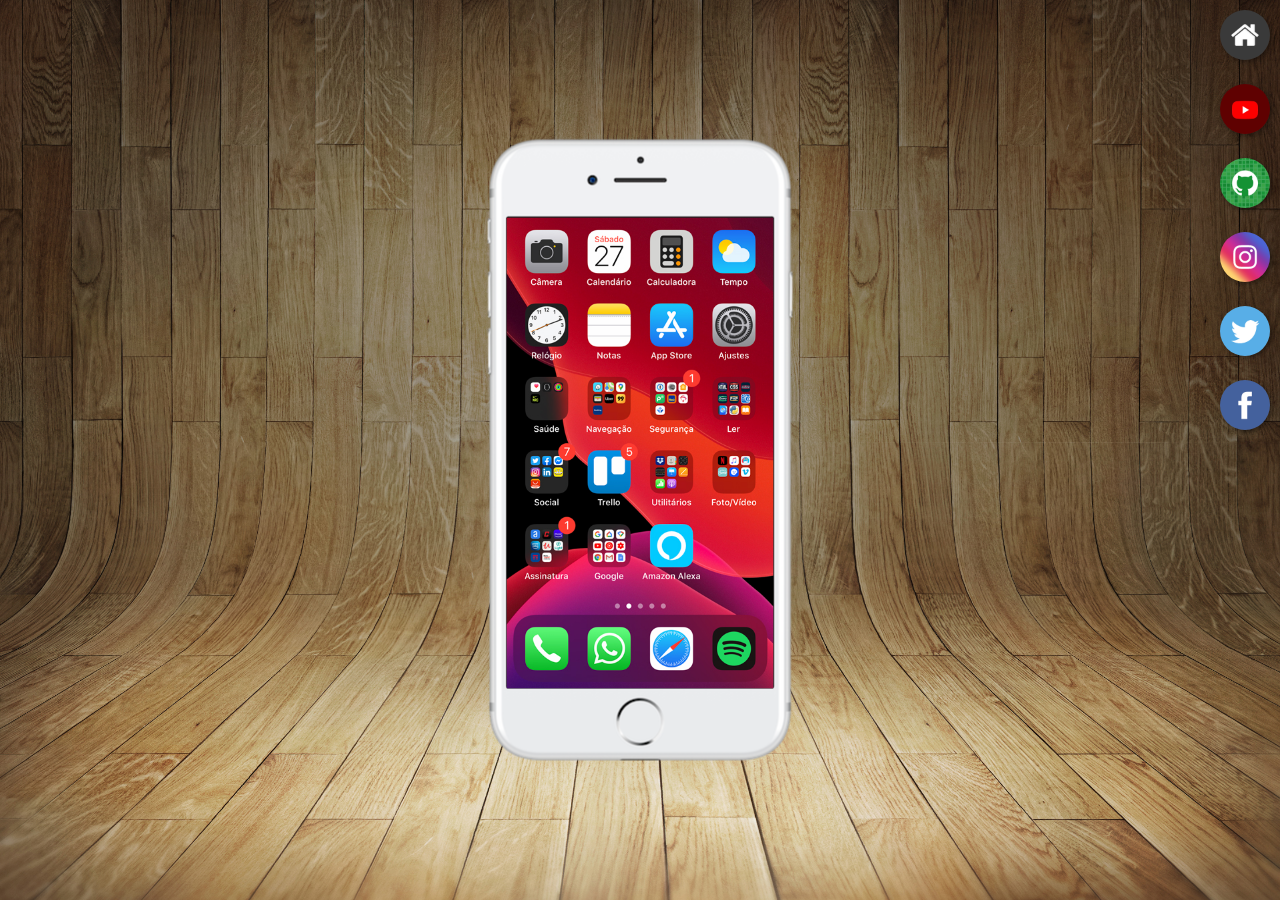
<file: index.html>
<!DOCTYPE html>
<html lang="pt-br">
<head>
    <meta charset="UTF-8">
    <meta http-equiv="X-UA-Compatible" content="IE=edge">
    <meta name="viewport" content="width=device-width, initial-scale=1.0">
    <link rel="shortcut icon" href="favicon.ico" type="image/x-icon">
    <link rel="stylesheet" href="estilos/style.css">
    <title>Projeto Redes Sociais</title>
</head>
<body>
    <main>
        <section id="telefone">
           <iframe src="home.html" name="tela" id="tela" frameborder="0">
                Seu navegador não é compatível com isso.
           </iframe> 
        </section>
        <section id="redes-sociais">
            <a href="home.html" target="tela"><img src="imagens/logo-home.jpg" alt="home"></a><br>
            <a href="youtube.html" target="tela"><img src="imagens/logo-youtube.jpg" alt="YouTube"></a><br>
            <a href="github.html" target="tela"><img src="imagens/logo-github.jpg" alt="GitHub"></a><br>
            <a href="instagram.html" target="tela"><img src="imagens/logo-instagram.jpg" alt="Instagram"></a><br>
            <a href="twitter.html" target="tela"><img src="imagens/logo-twitter.jpg" alt="Twitter">
            </a><br>
            <a href="facebook.html" target="tela"><img src="imagens/logo-facebook.jpg" alt="Facebook"></a>
        </section>
    </main>
</body>
</html>
</file>
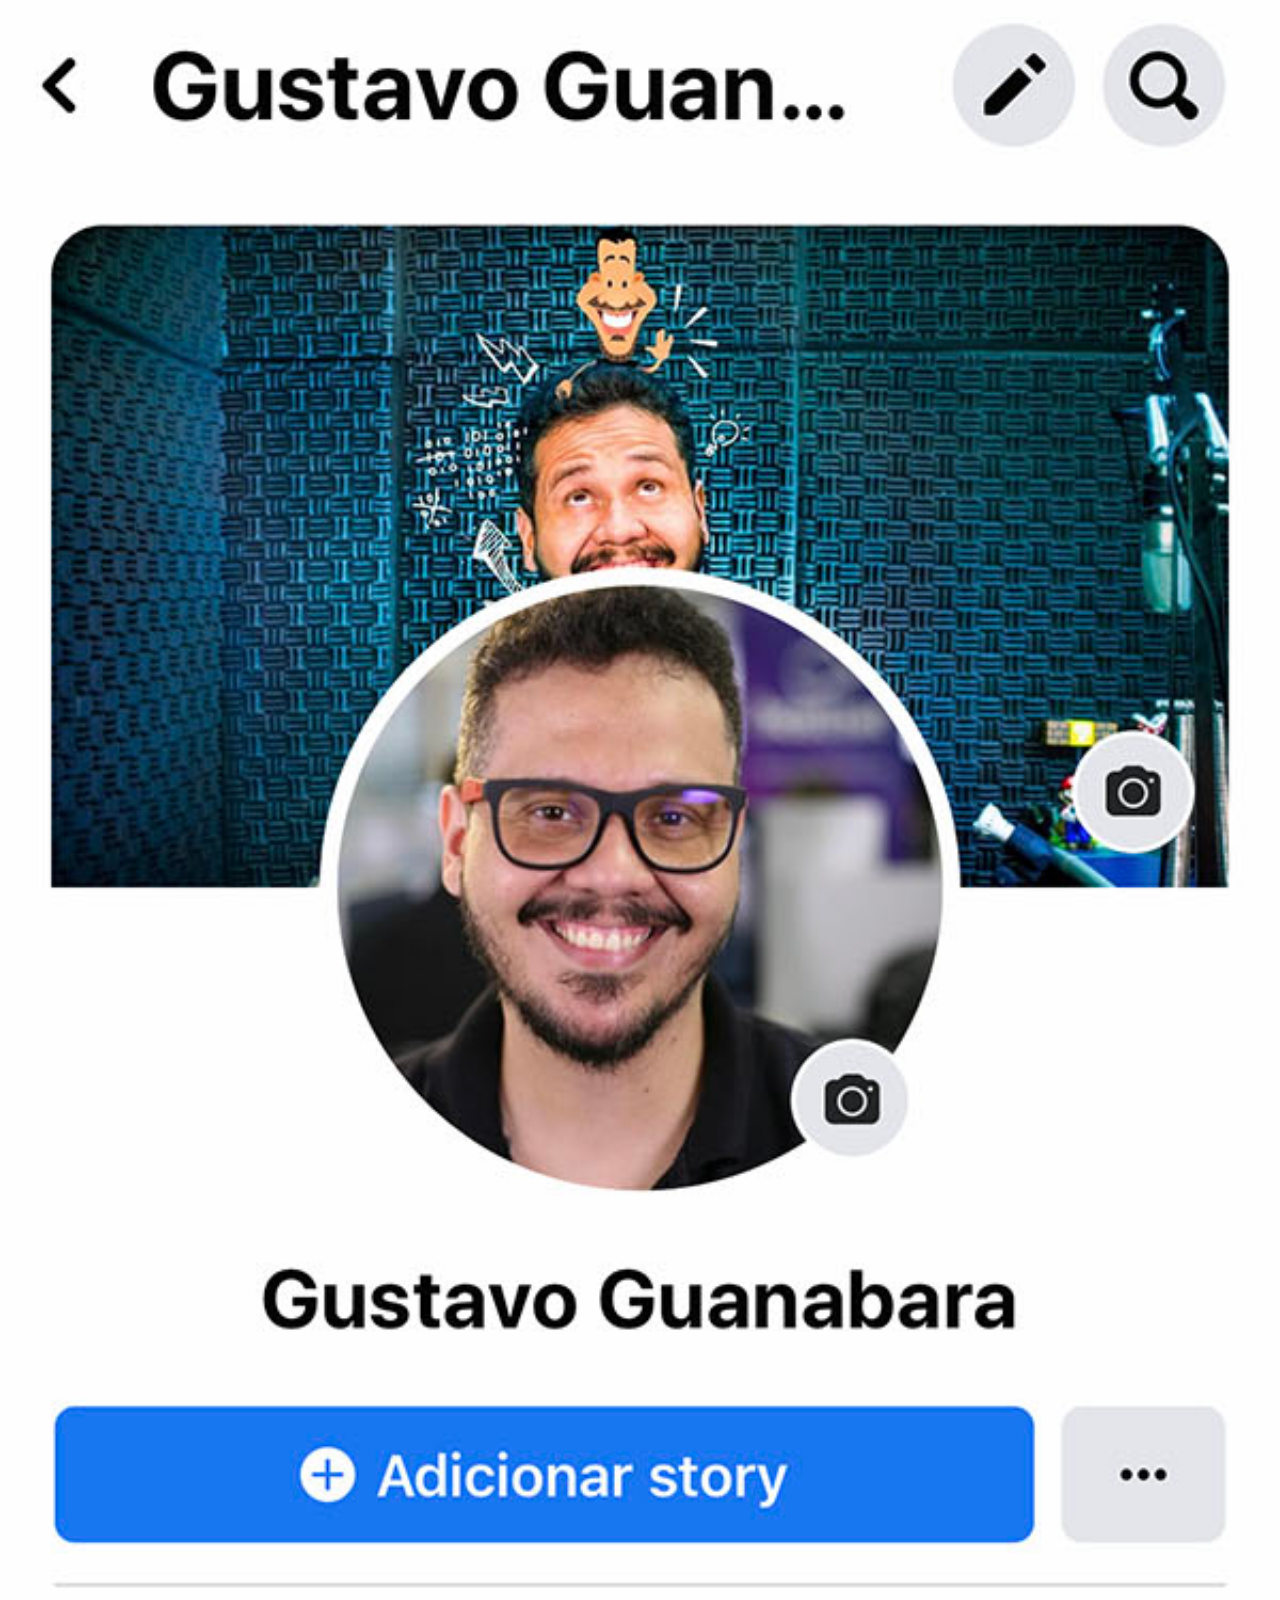
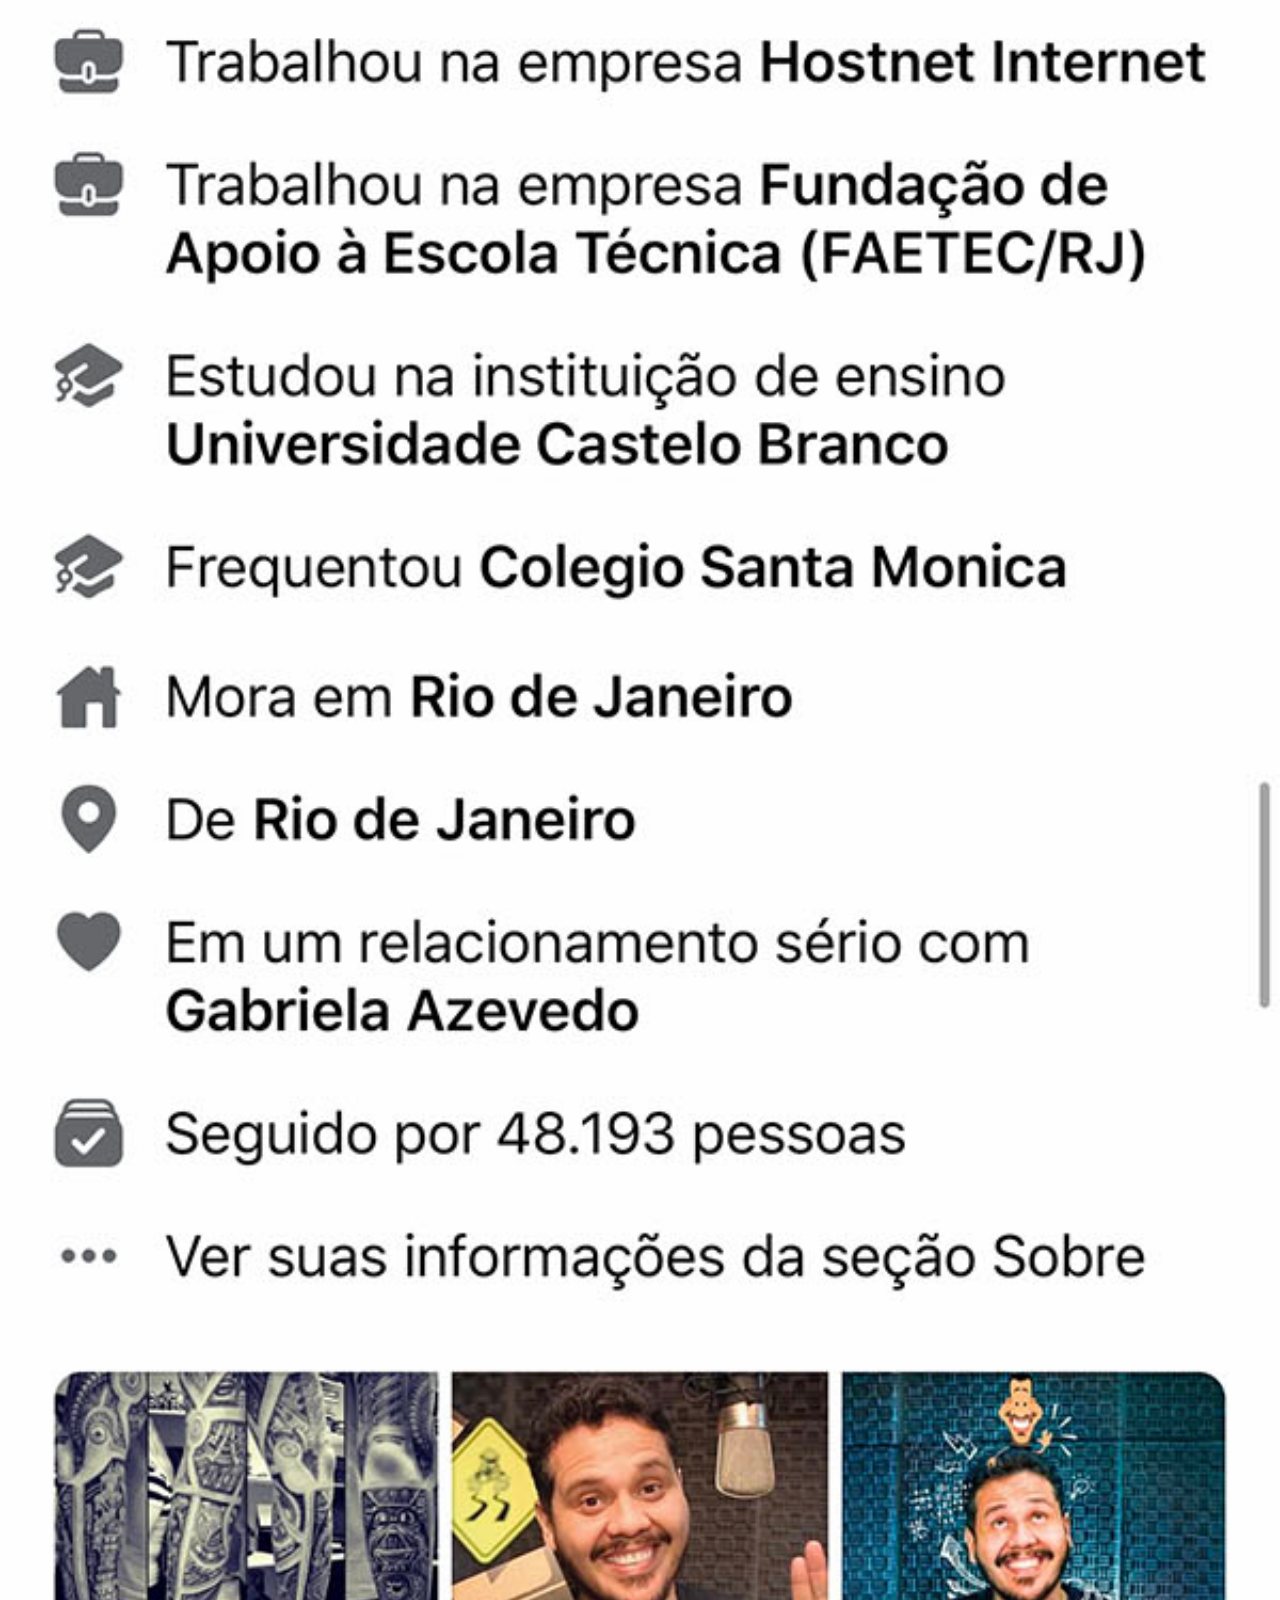
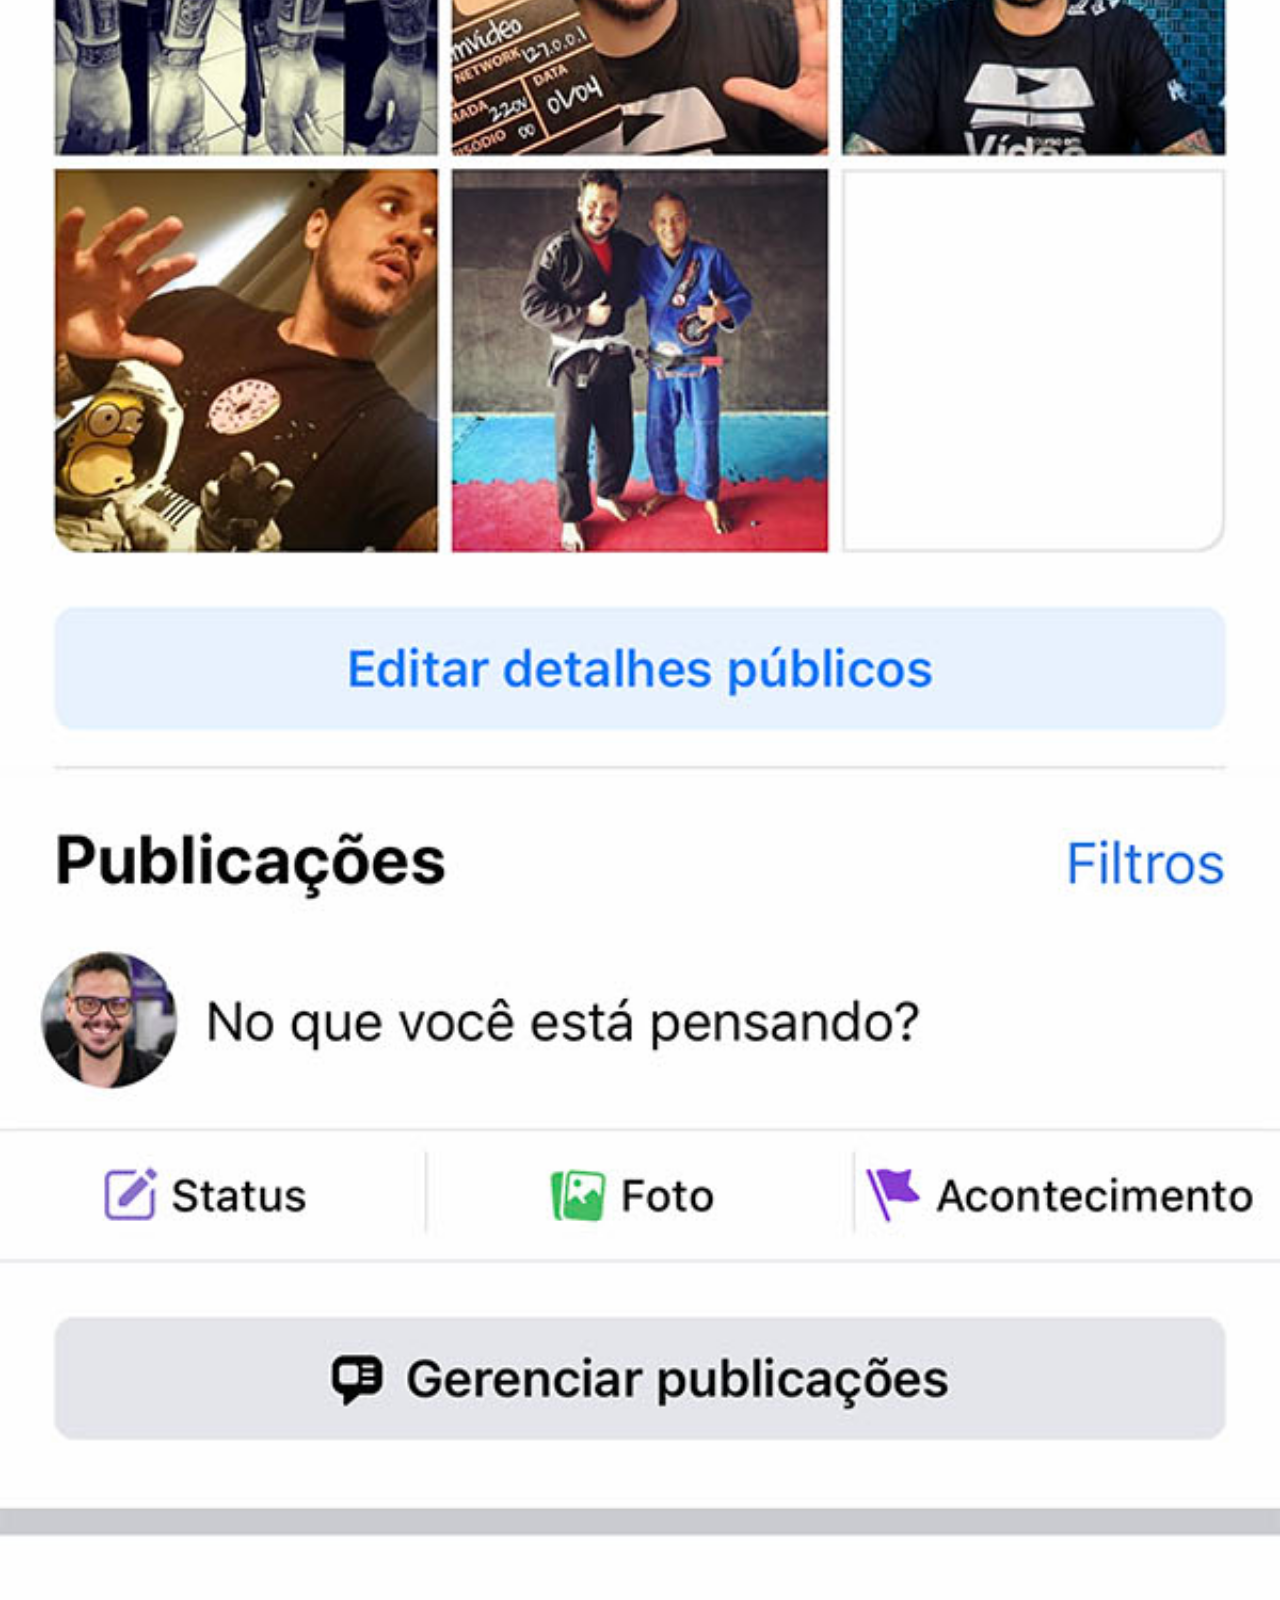
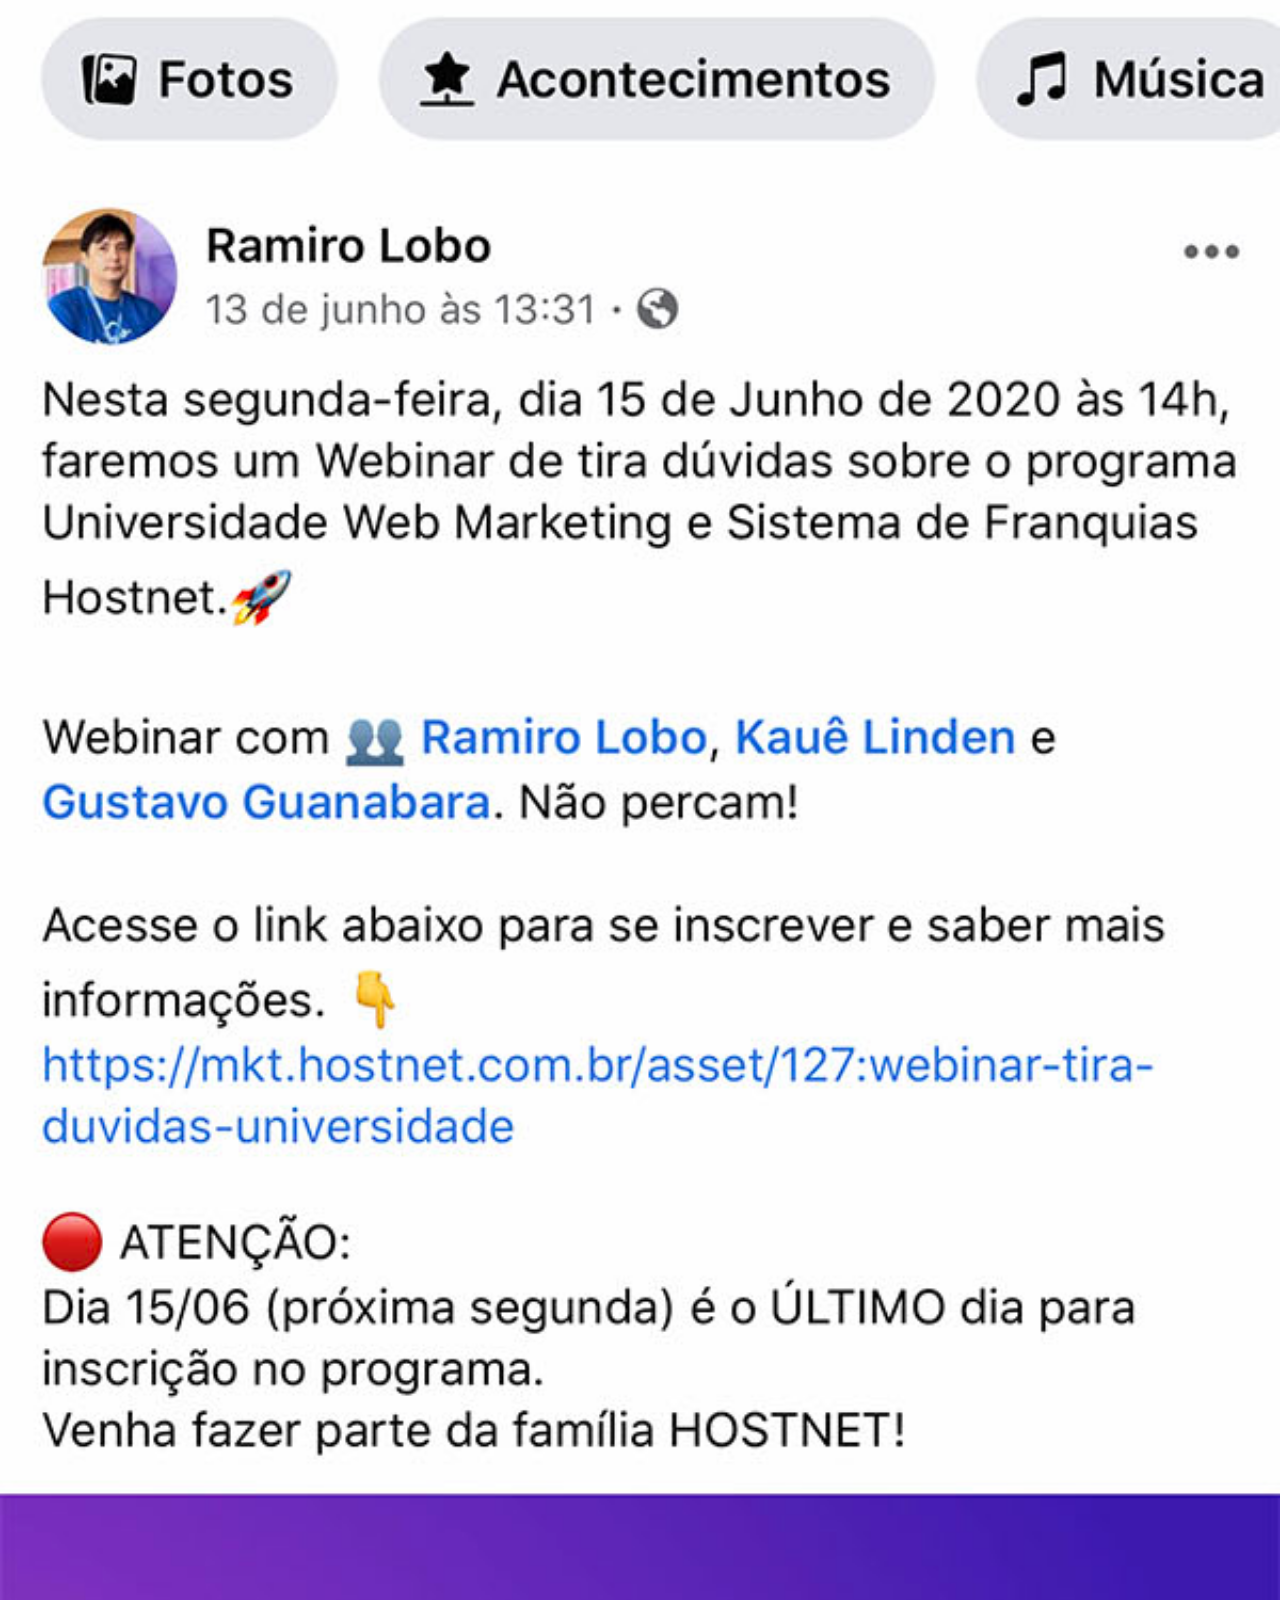
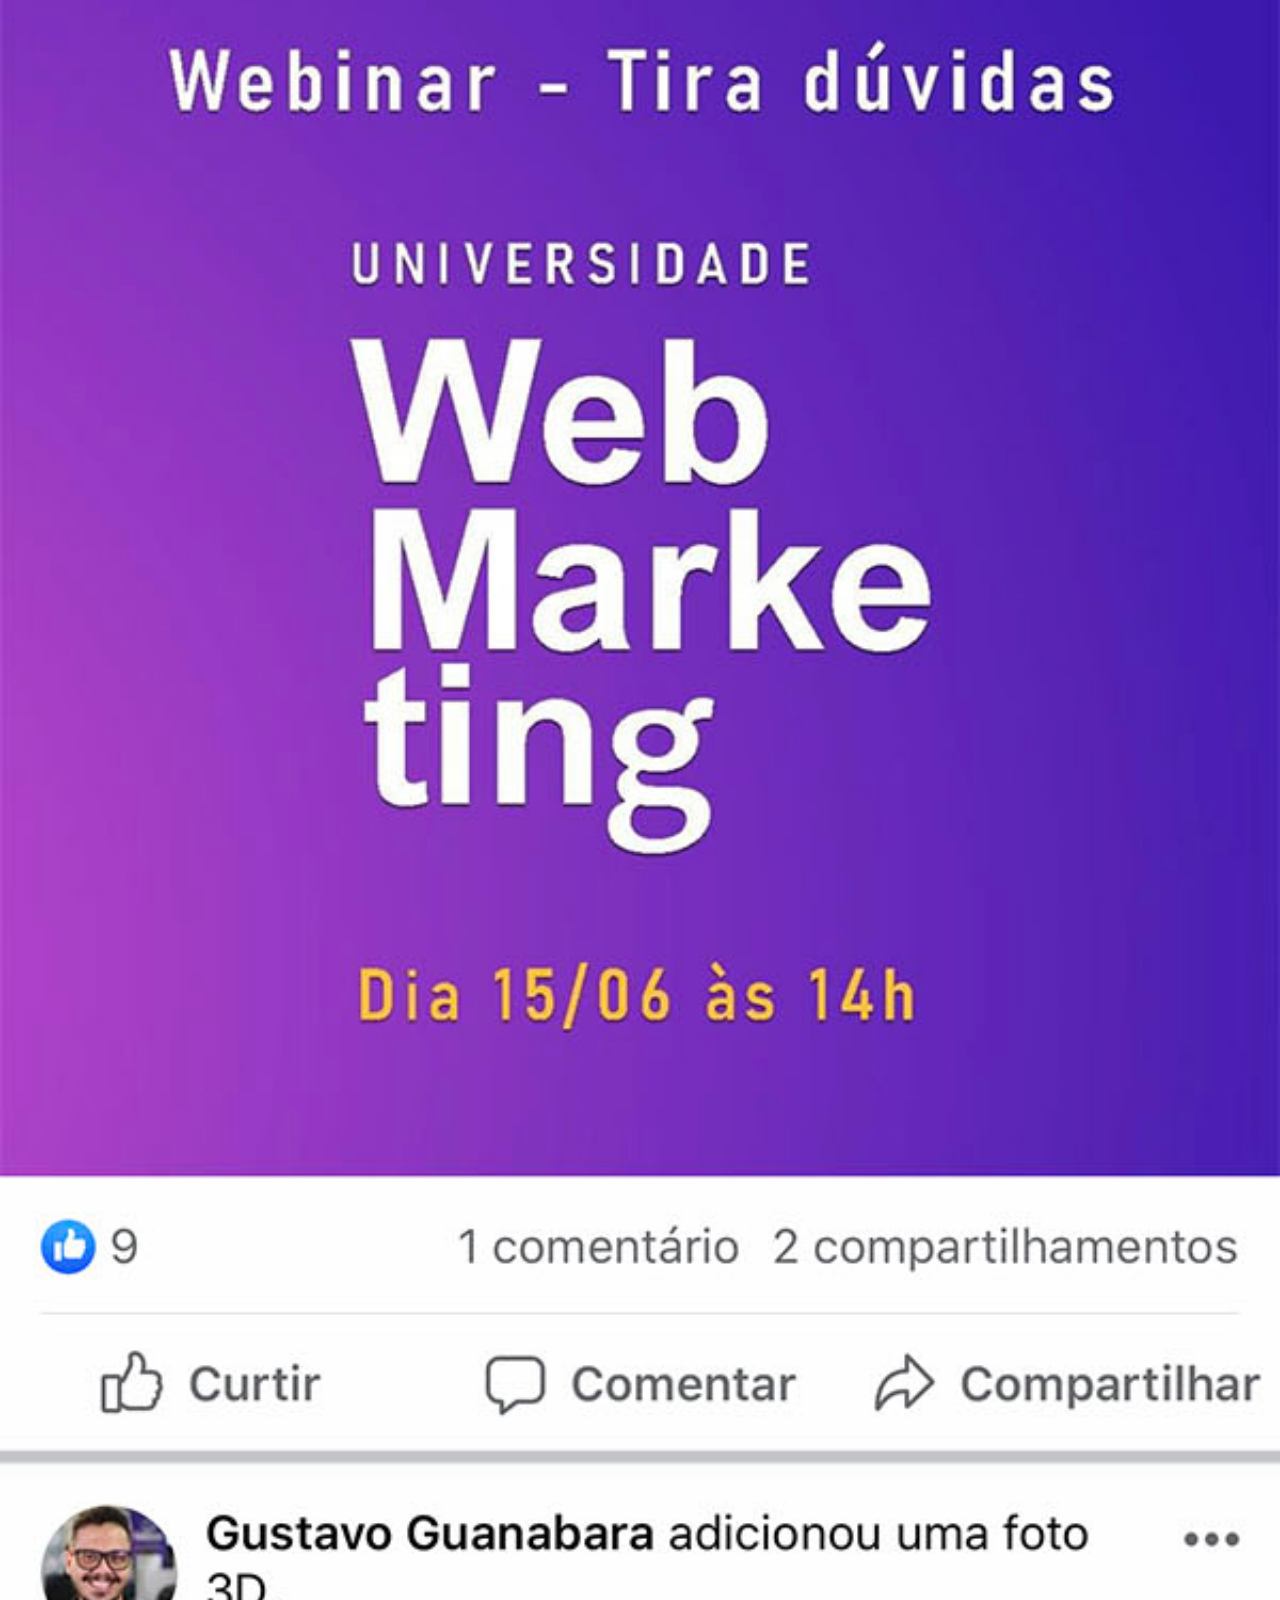
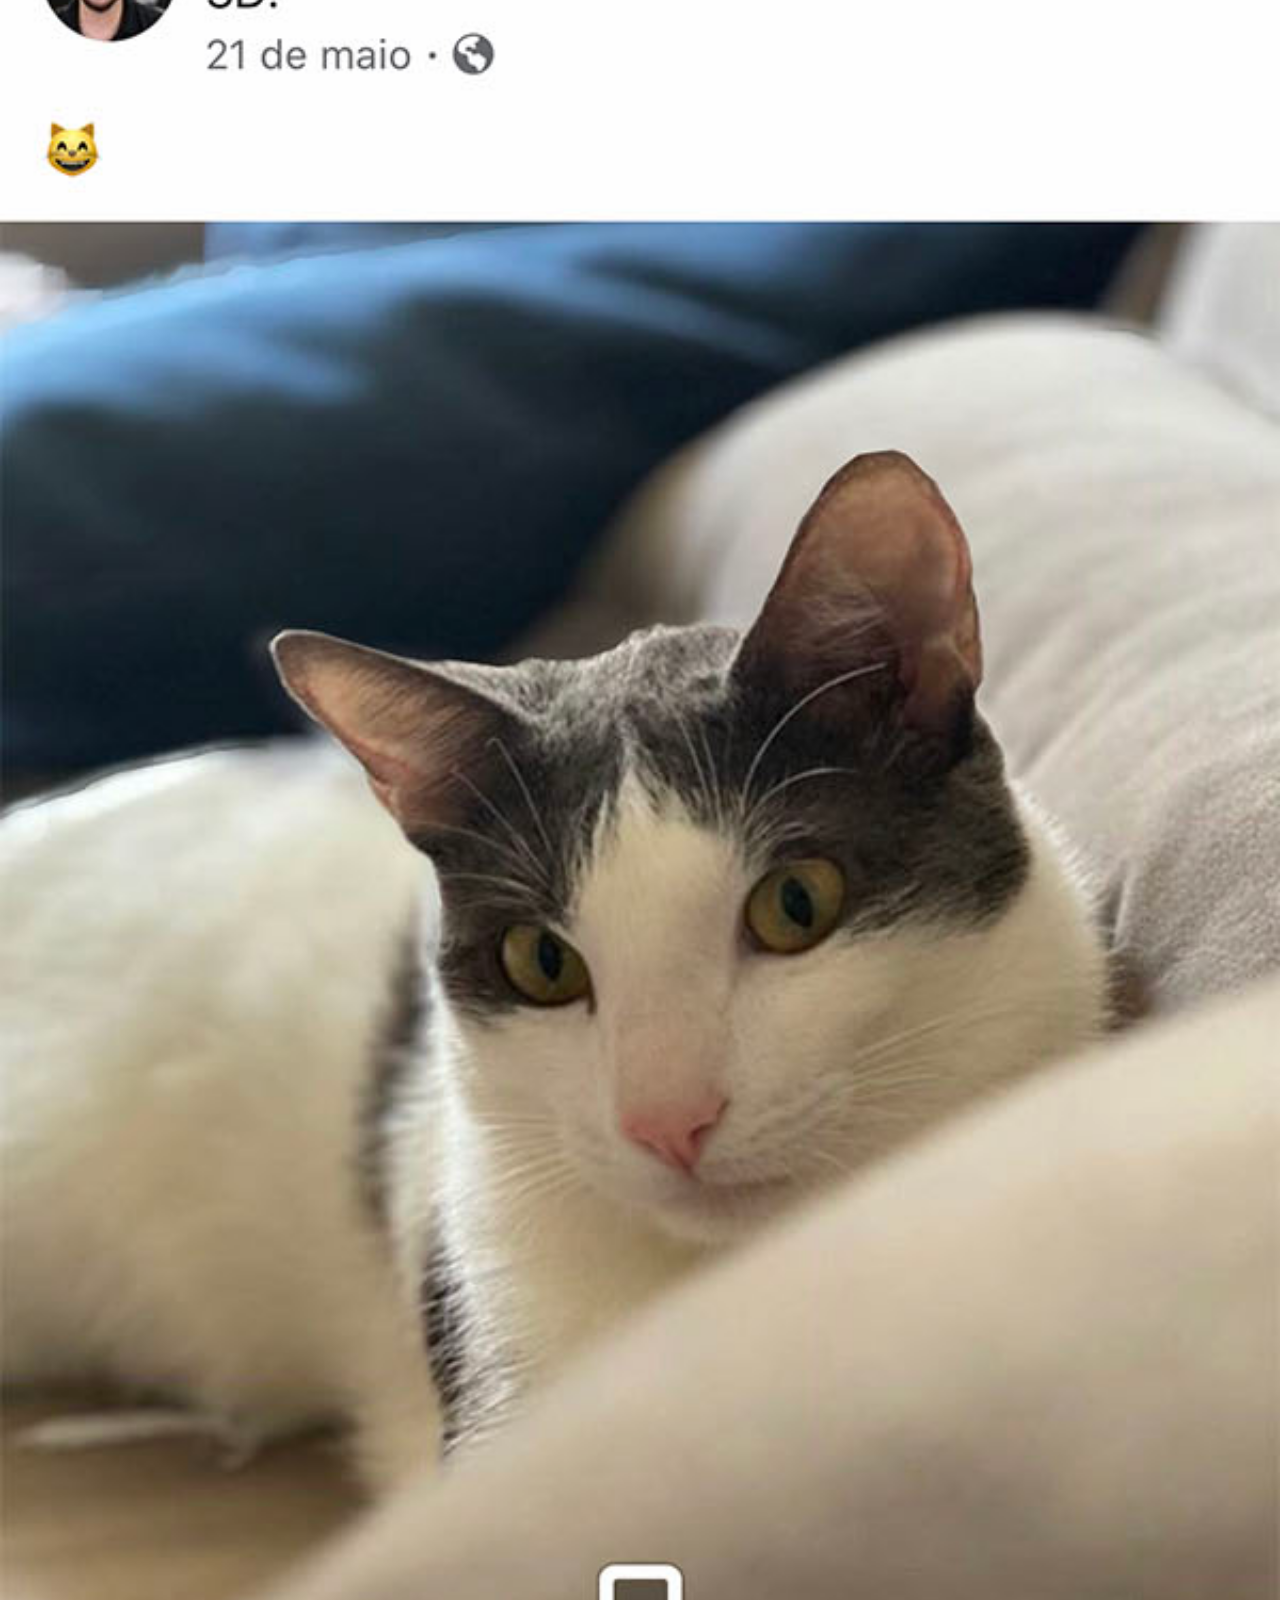
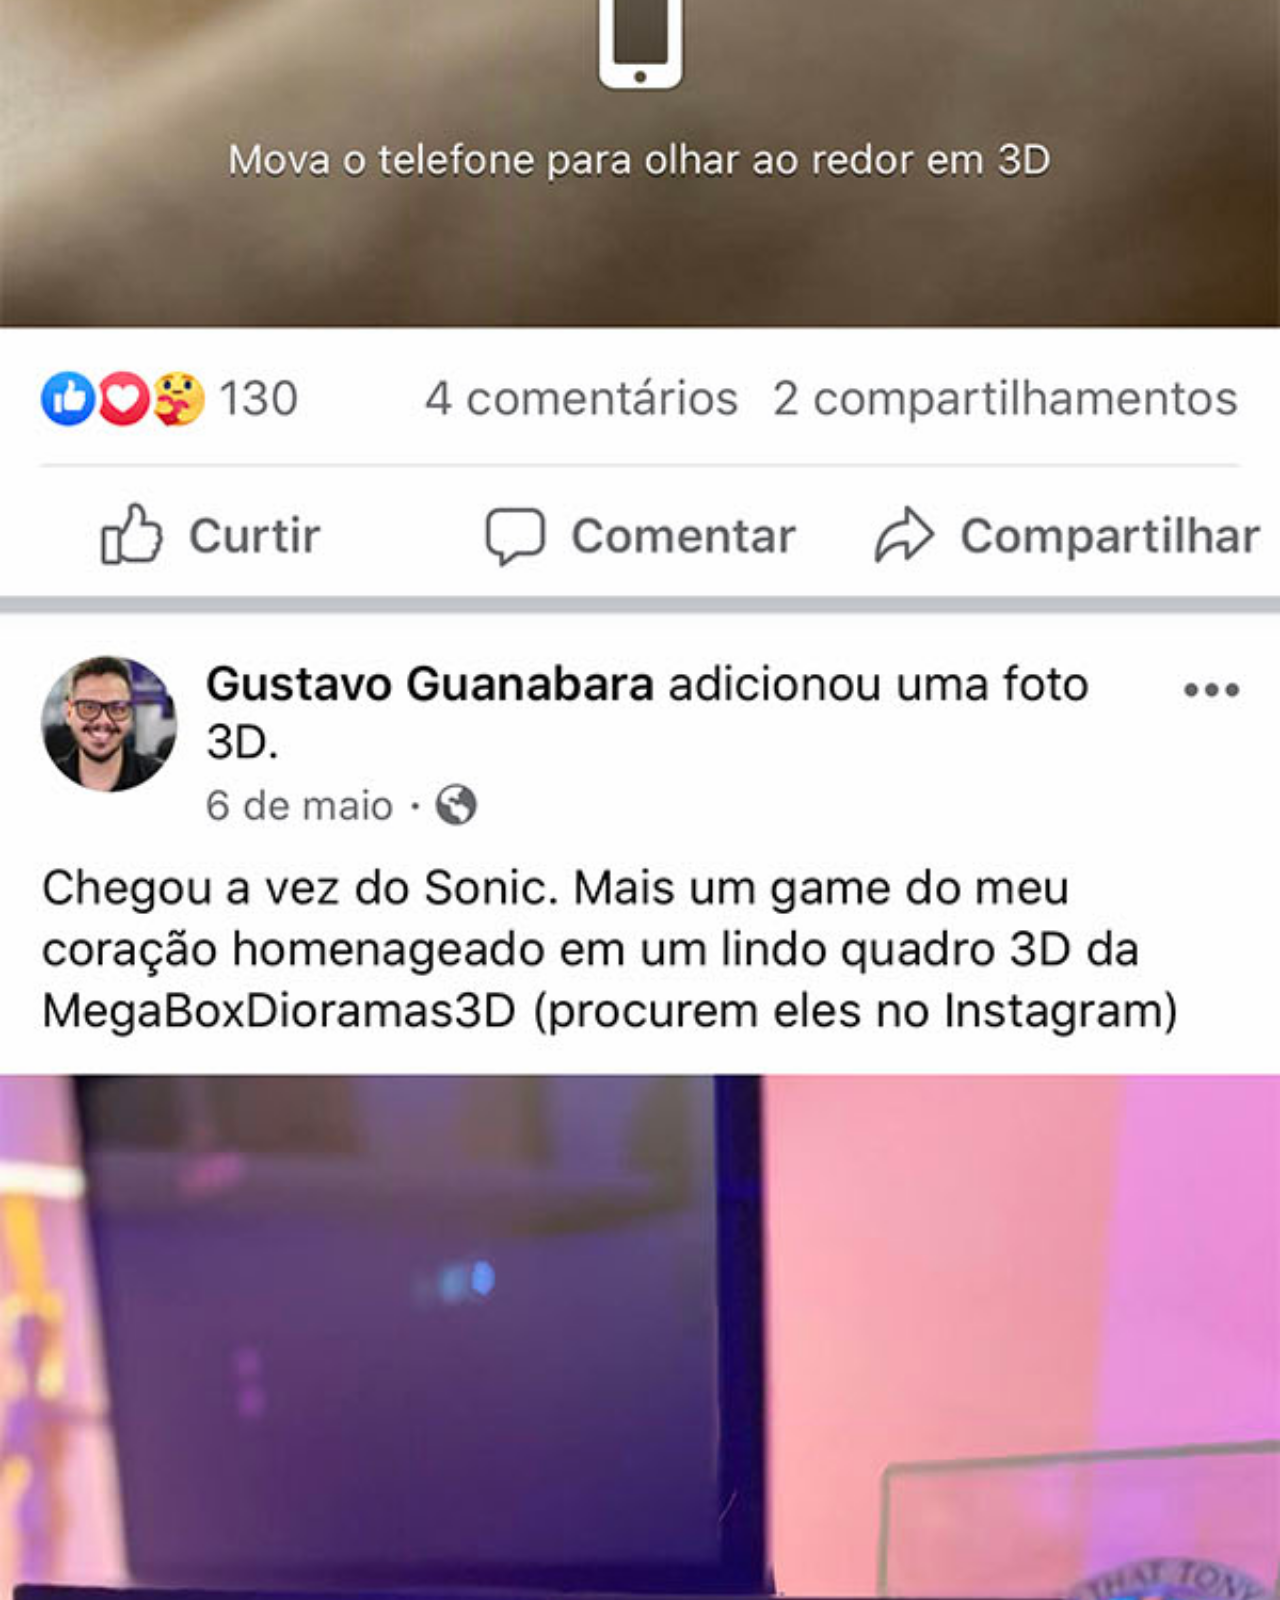
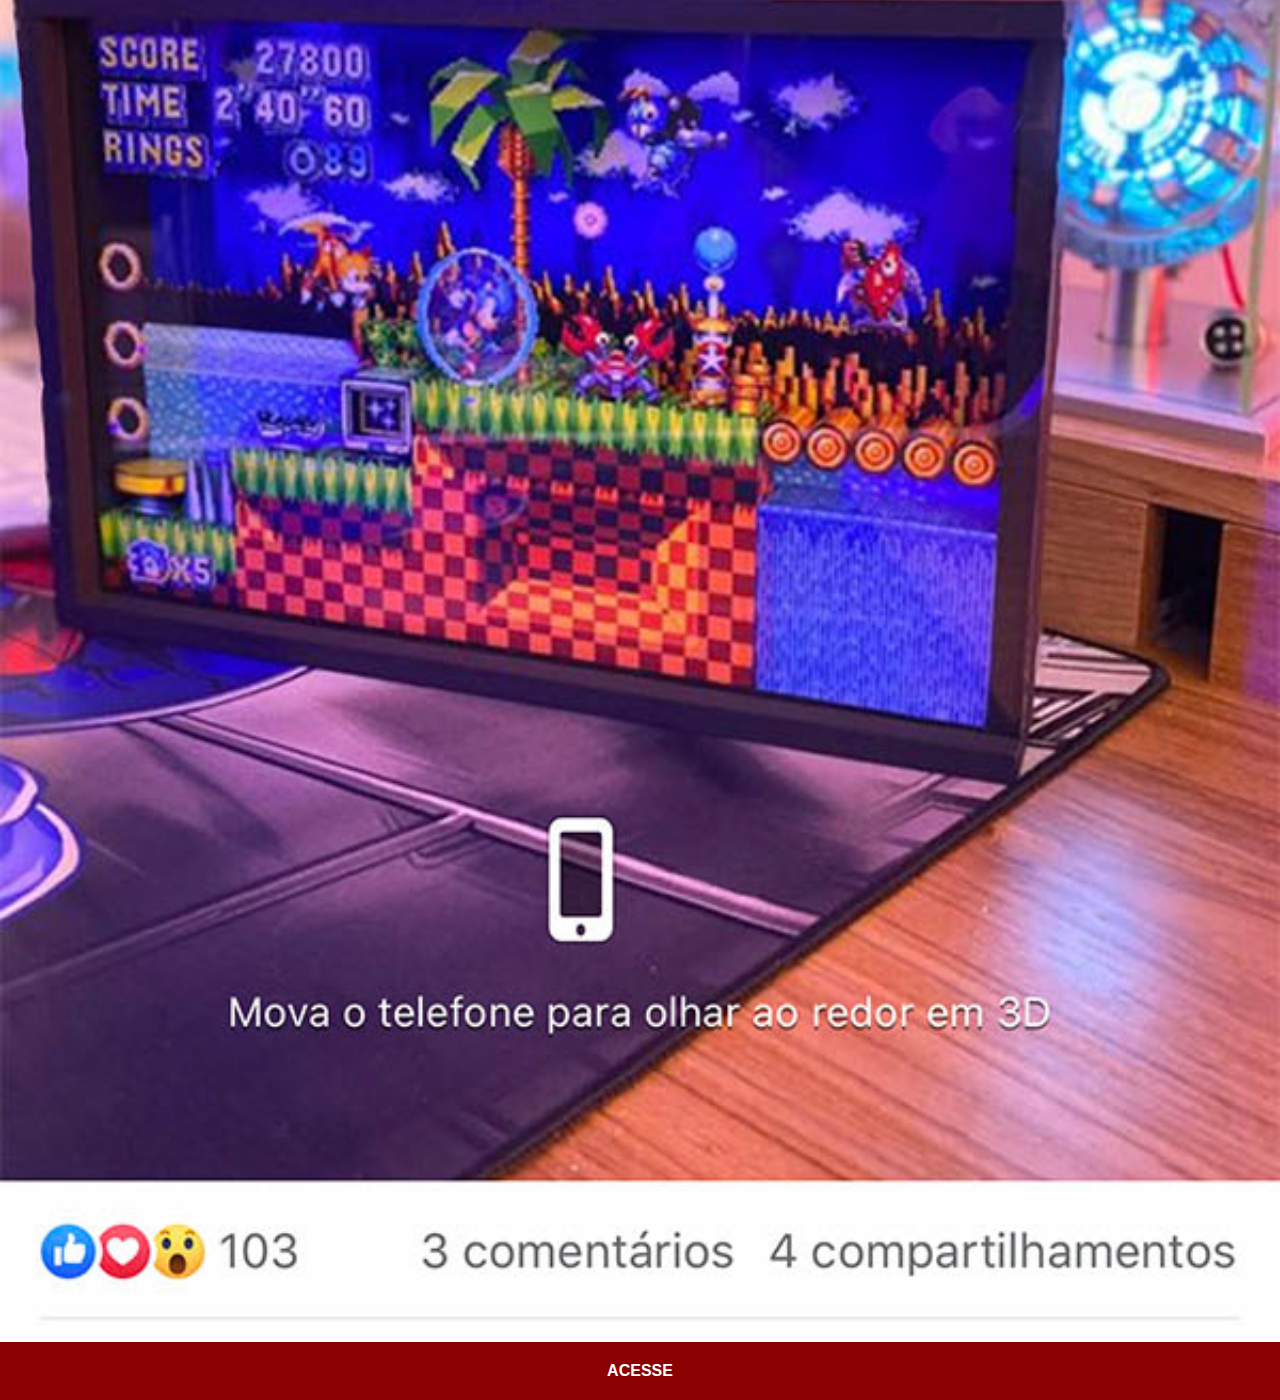
<file: facebook.html>
<!DOCTYPE html>
<html lang="pt-br">
<head>
    <meta charset="UTF-8">
    <meta http-equiv="X-UA-Compatible" content="IE=edge">
    <meta name="viewport" content="width=device-width, initial-scale=1.0">
    <link rel="stylesheet" href="estilos/social.css">
    <title>Facebook</title>
</head>
<body>
    <img src="imagens/tela-facebook.jpg" alt="Facebook">
    <a href="https://www.facebook.com/gustavoguanabara" target="_blank">ACESSE</a>
</body>
</html>
</file>
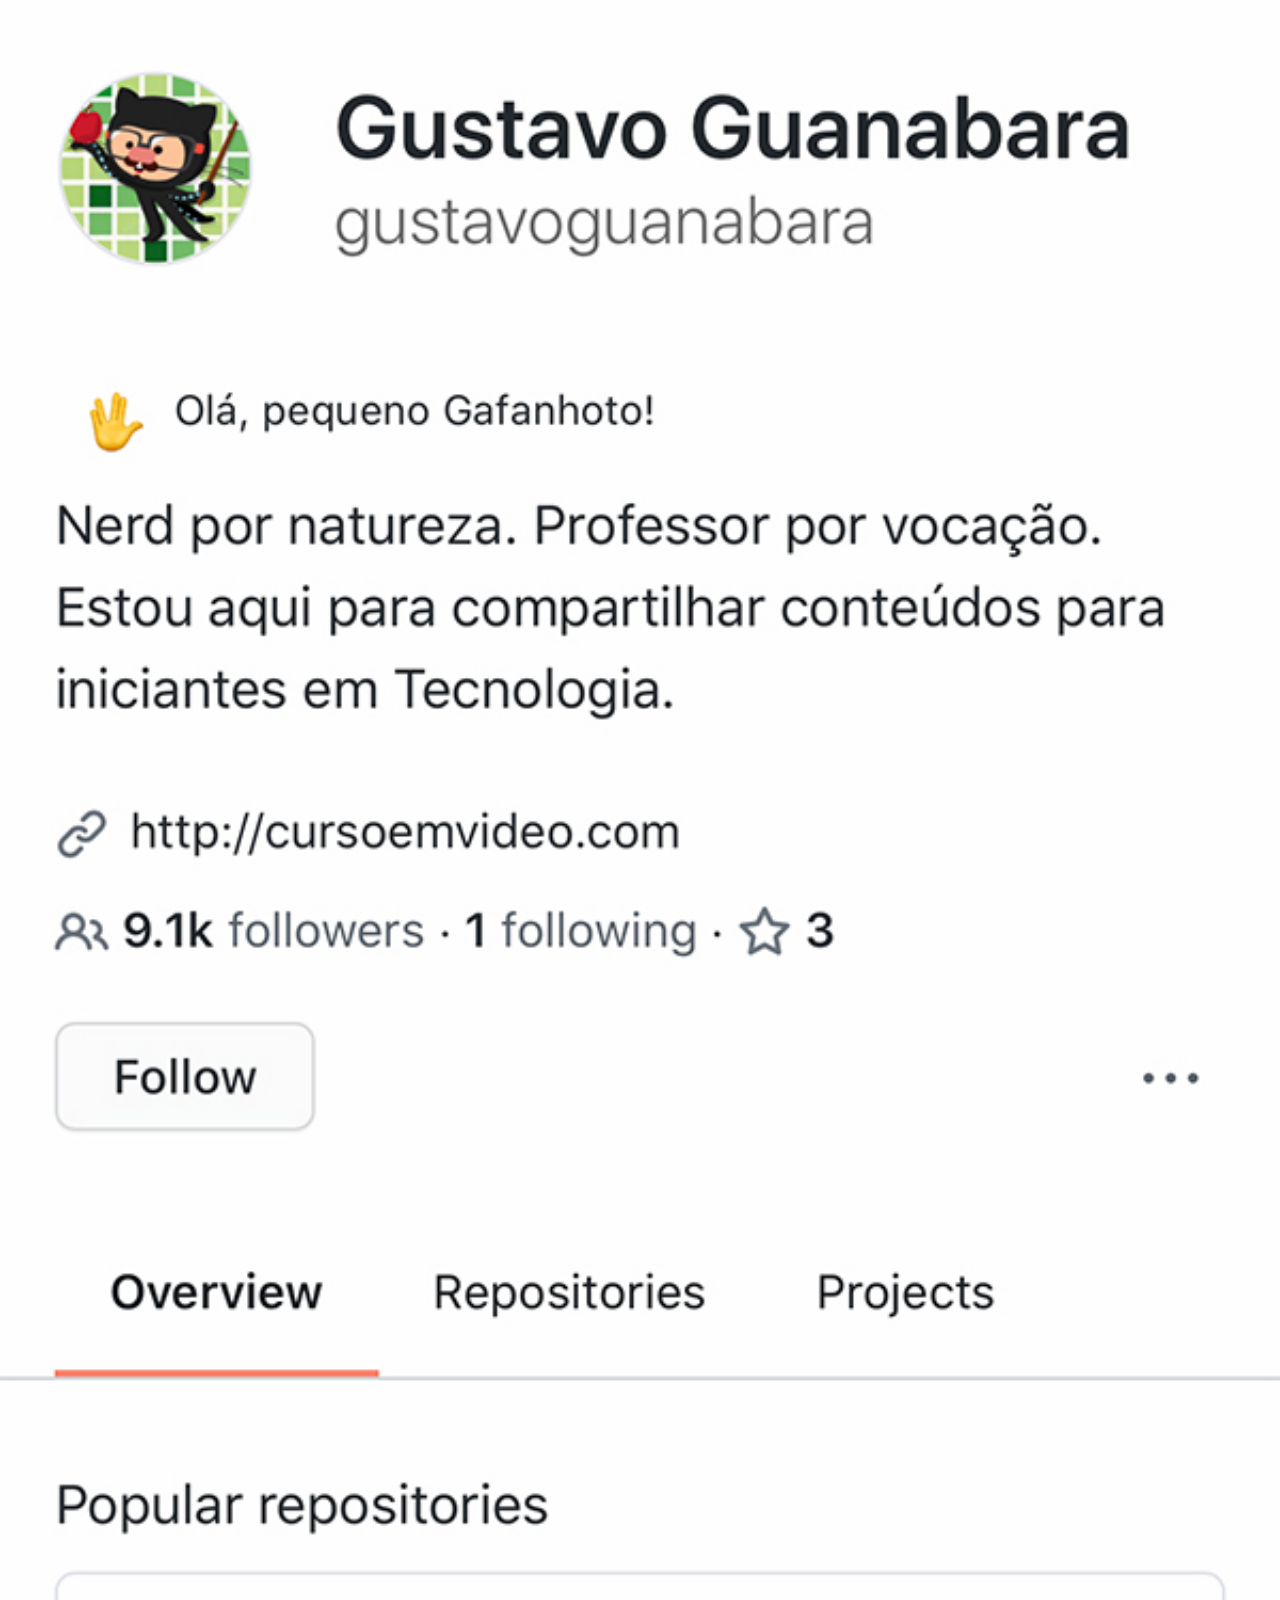
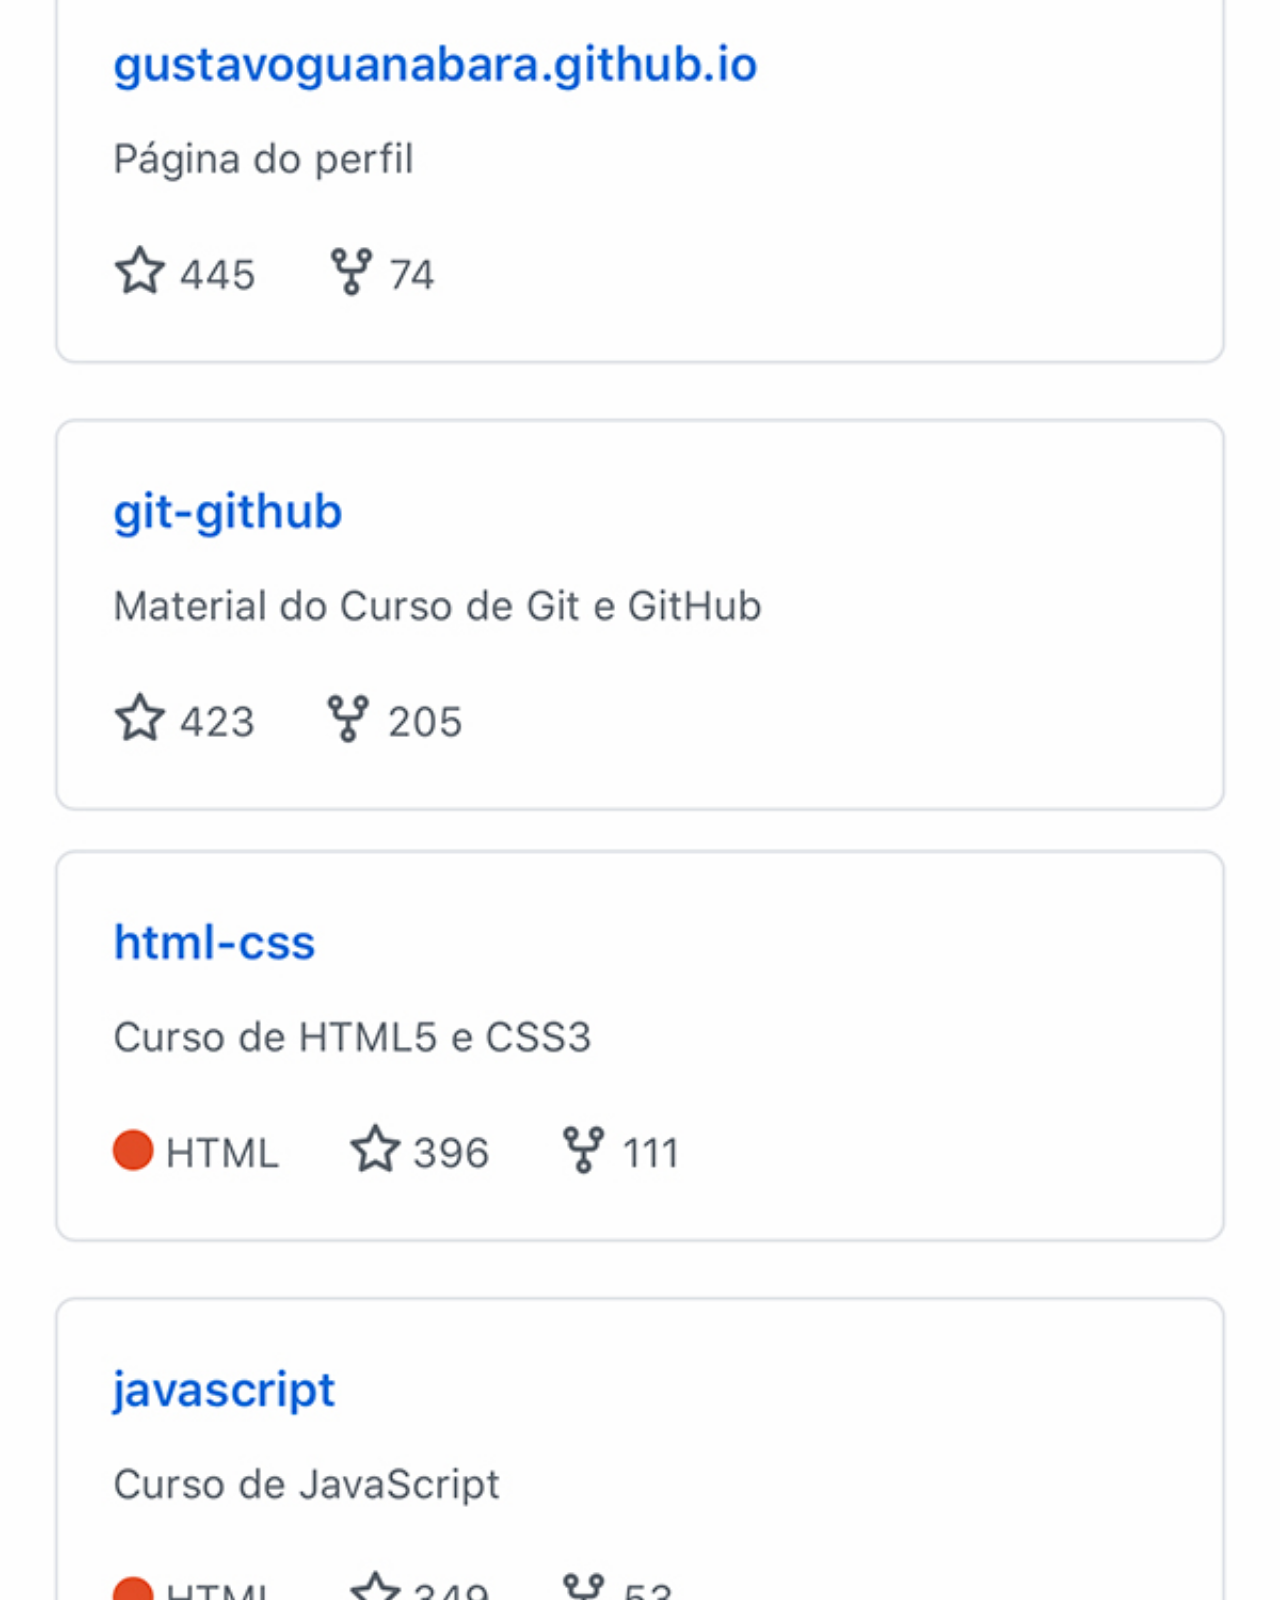
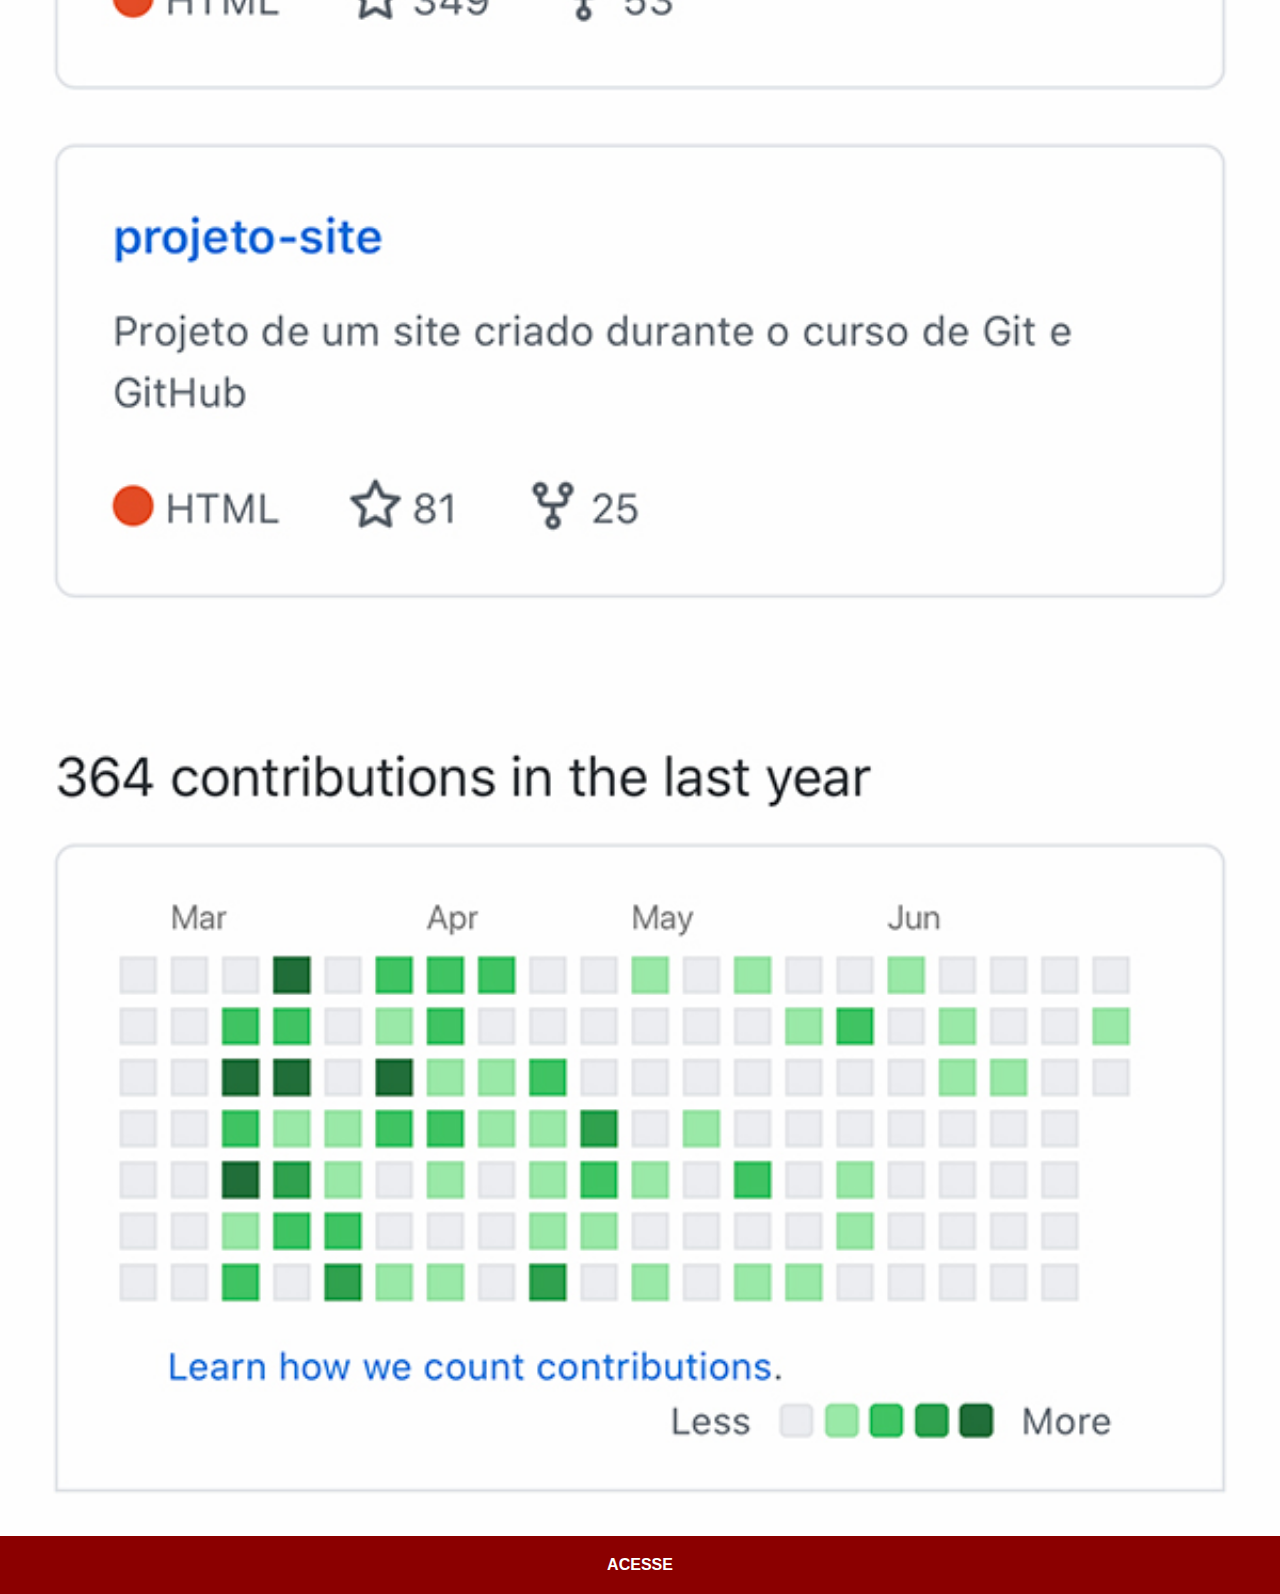
<file: github.html>
<!DOCTYPE html>
<html lang="pt-br">
<head>
    <meta charset="UTF-8">
    <meta http-equiv="X-UA-Compatible" content="IE=edge">
    <meta name="viewport" content="width=device-width, initial-scale=1.0">
    <link rel="stylesheet" href="estilos/social.css">
    <title>GitHub</title>
</head>
<body>
    <img src="imagens/tela-github.jpg" alt="GitHub">
    <a href="https://github.com/gustavoguanabara" target="_blank">ACESSE</a>
</body>
</html>
</file>
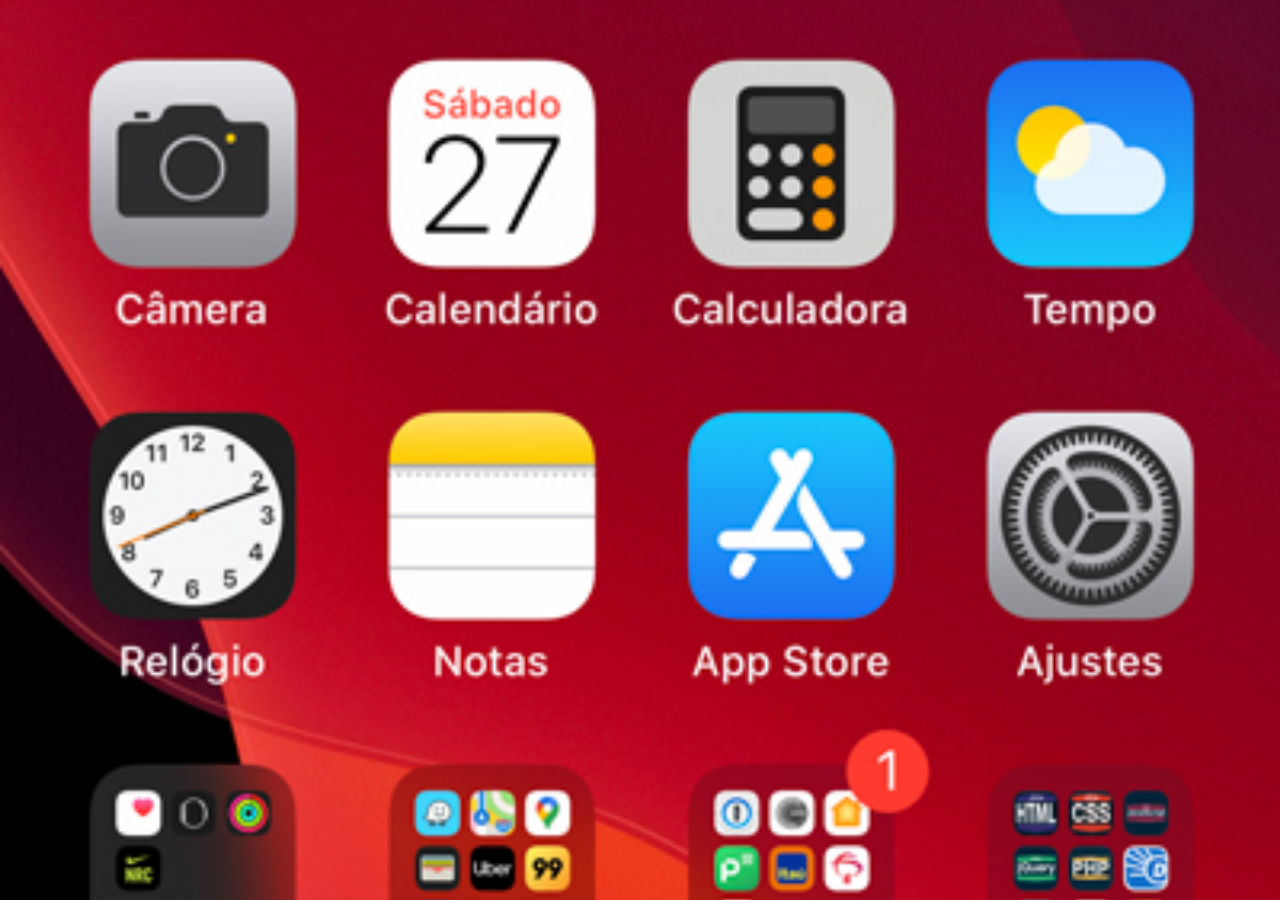
<file: home.html>
<!DOCTYPE html>
<html lang="pt-br">
<head>
    <meta charset="UTF-8">
    <meta http-equiv="X-UA-Compatible" content="IE=edge">
    <meta name="viewport" content="width=device-width, initial-scale=1.0">
    <title>Home</title>
</head>
<style>
    * {
        margin: 0px;
        padding: 0px;
    }

    body {
        width: 100vw;
        height: 100vh;
        background: black url("imagens/tela-home.jpg") no-repeat top center scroll;
        background-size: cover;
    }
</style>
<body>
    
</body>
</html>
</file>
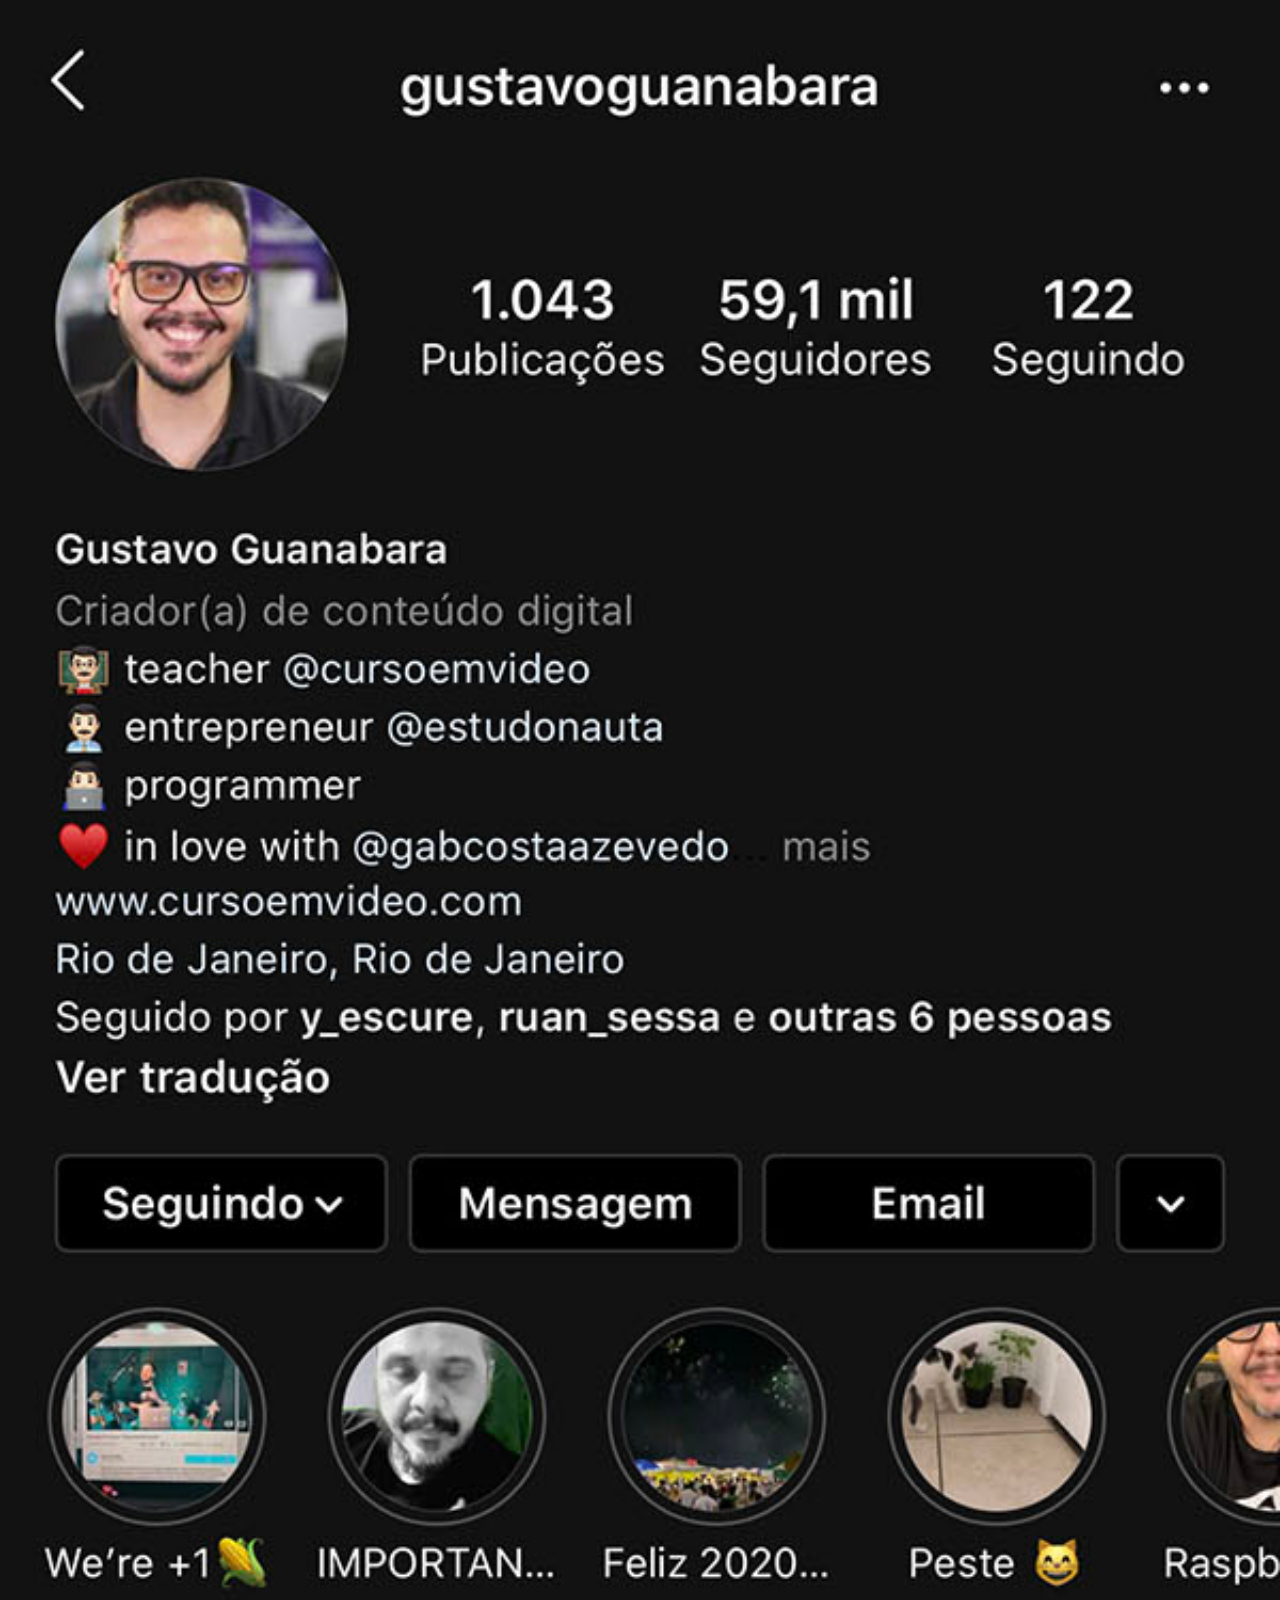
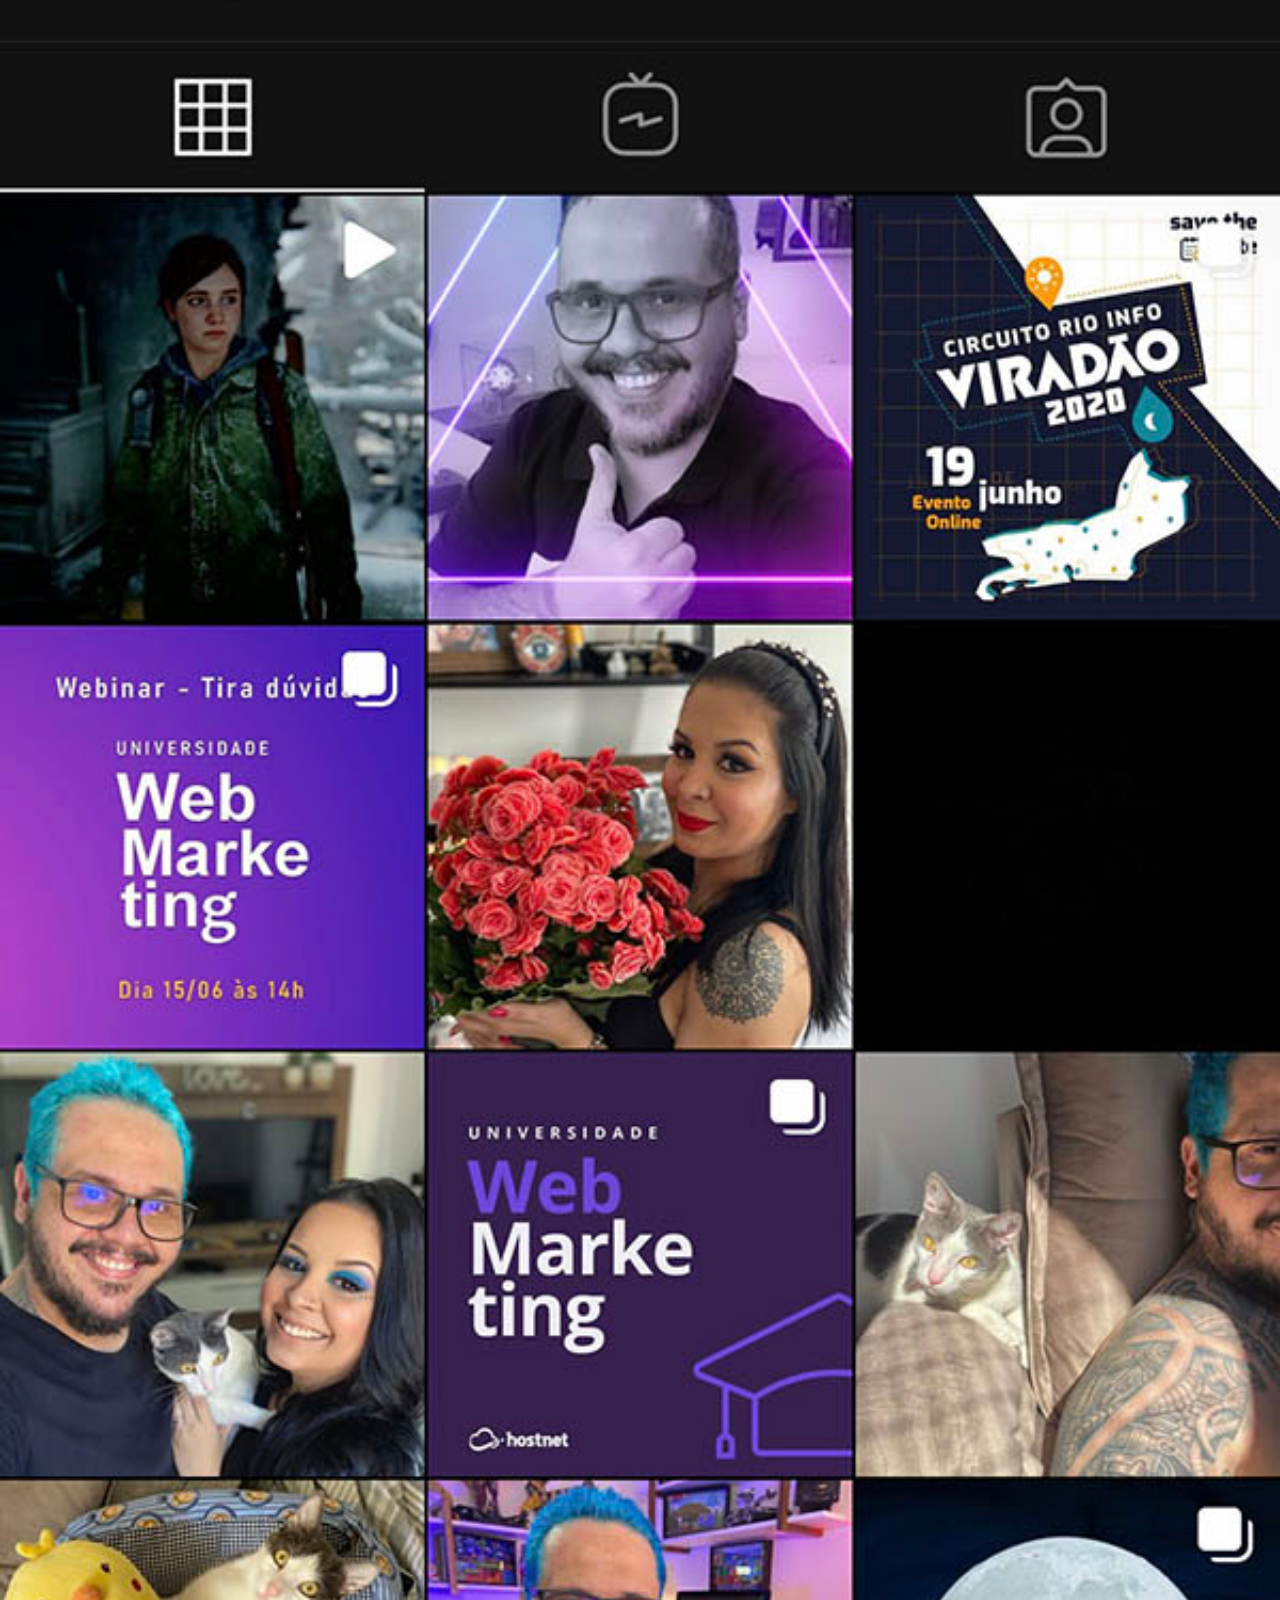
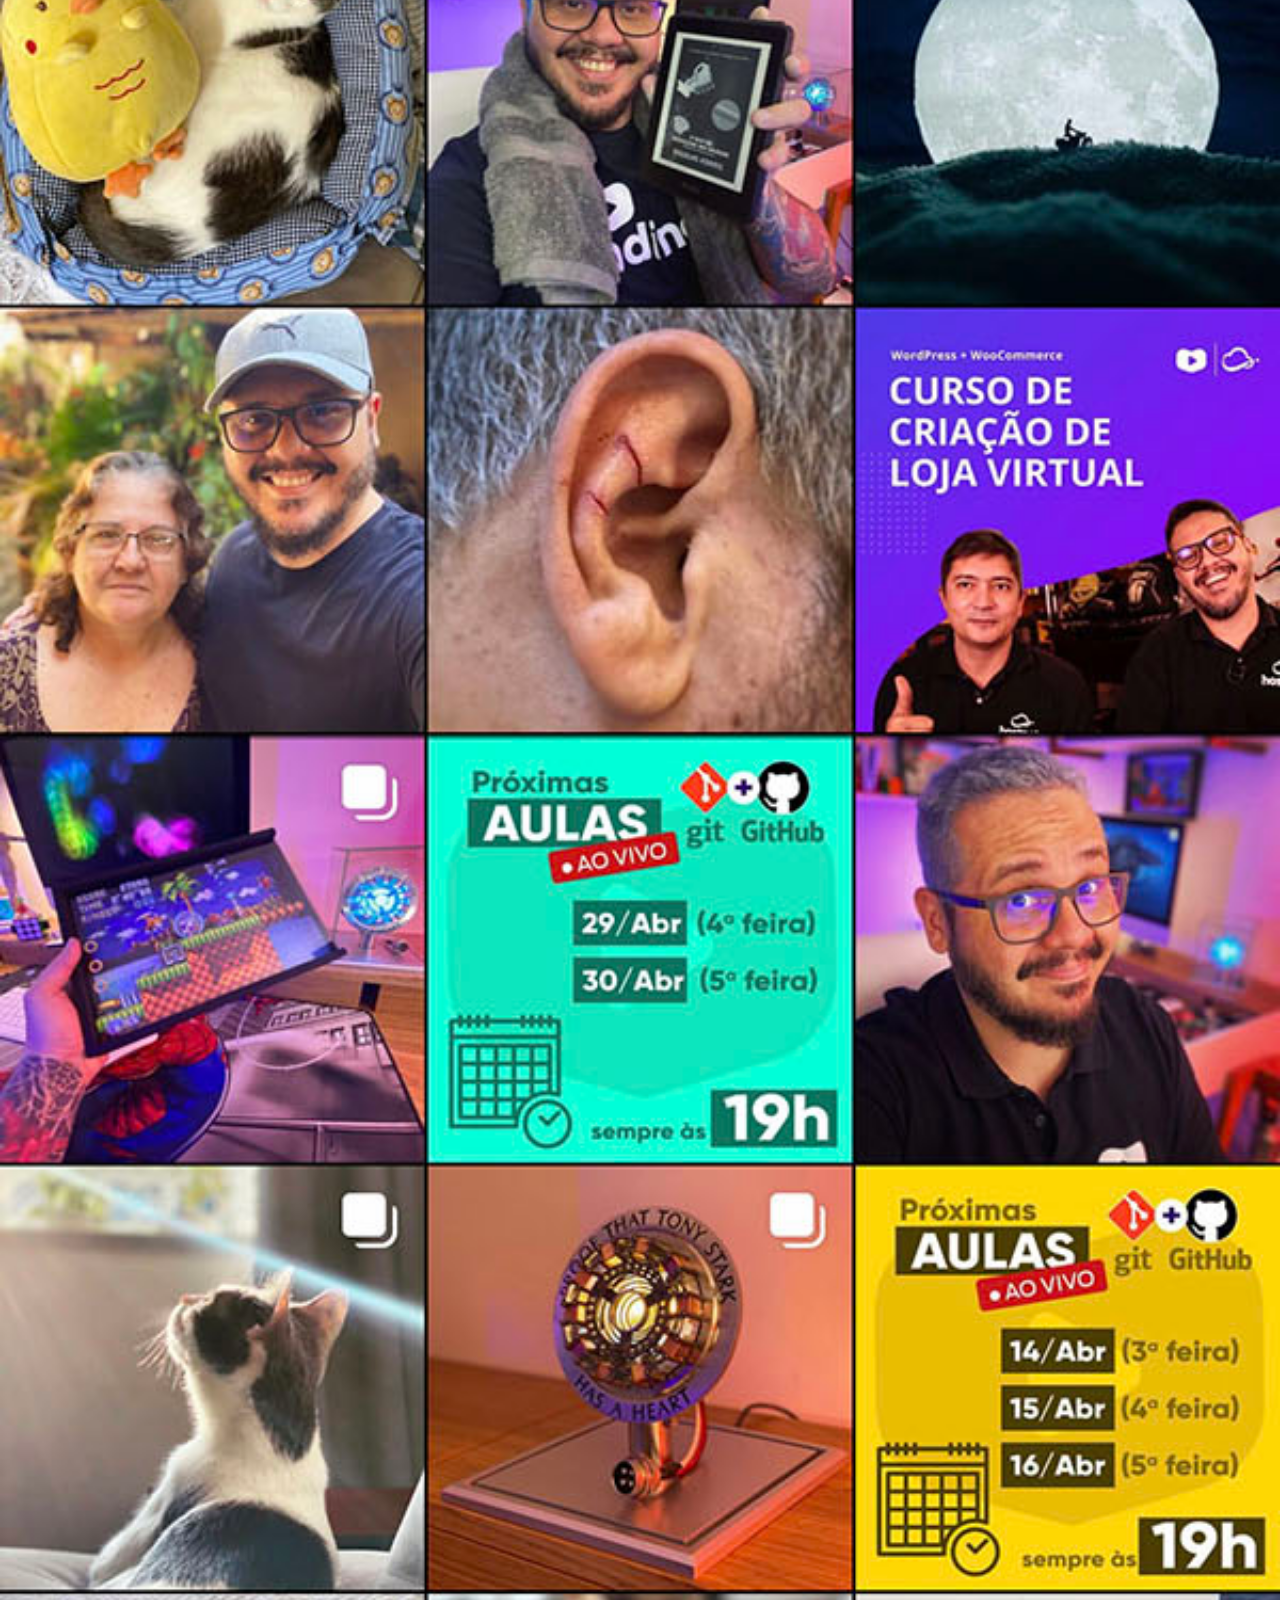
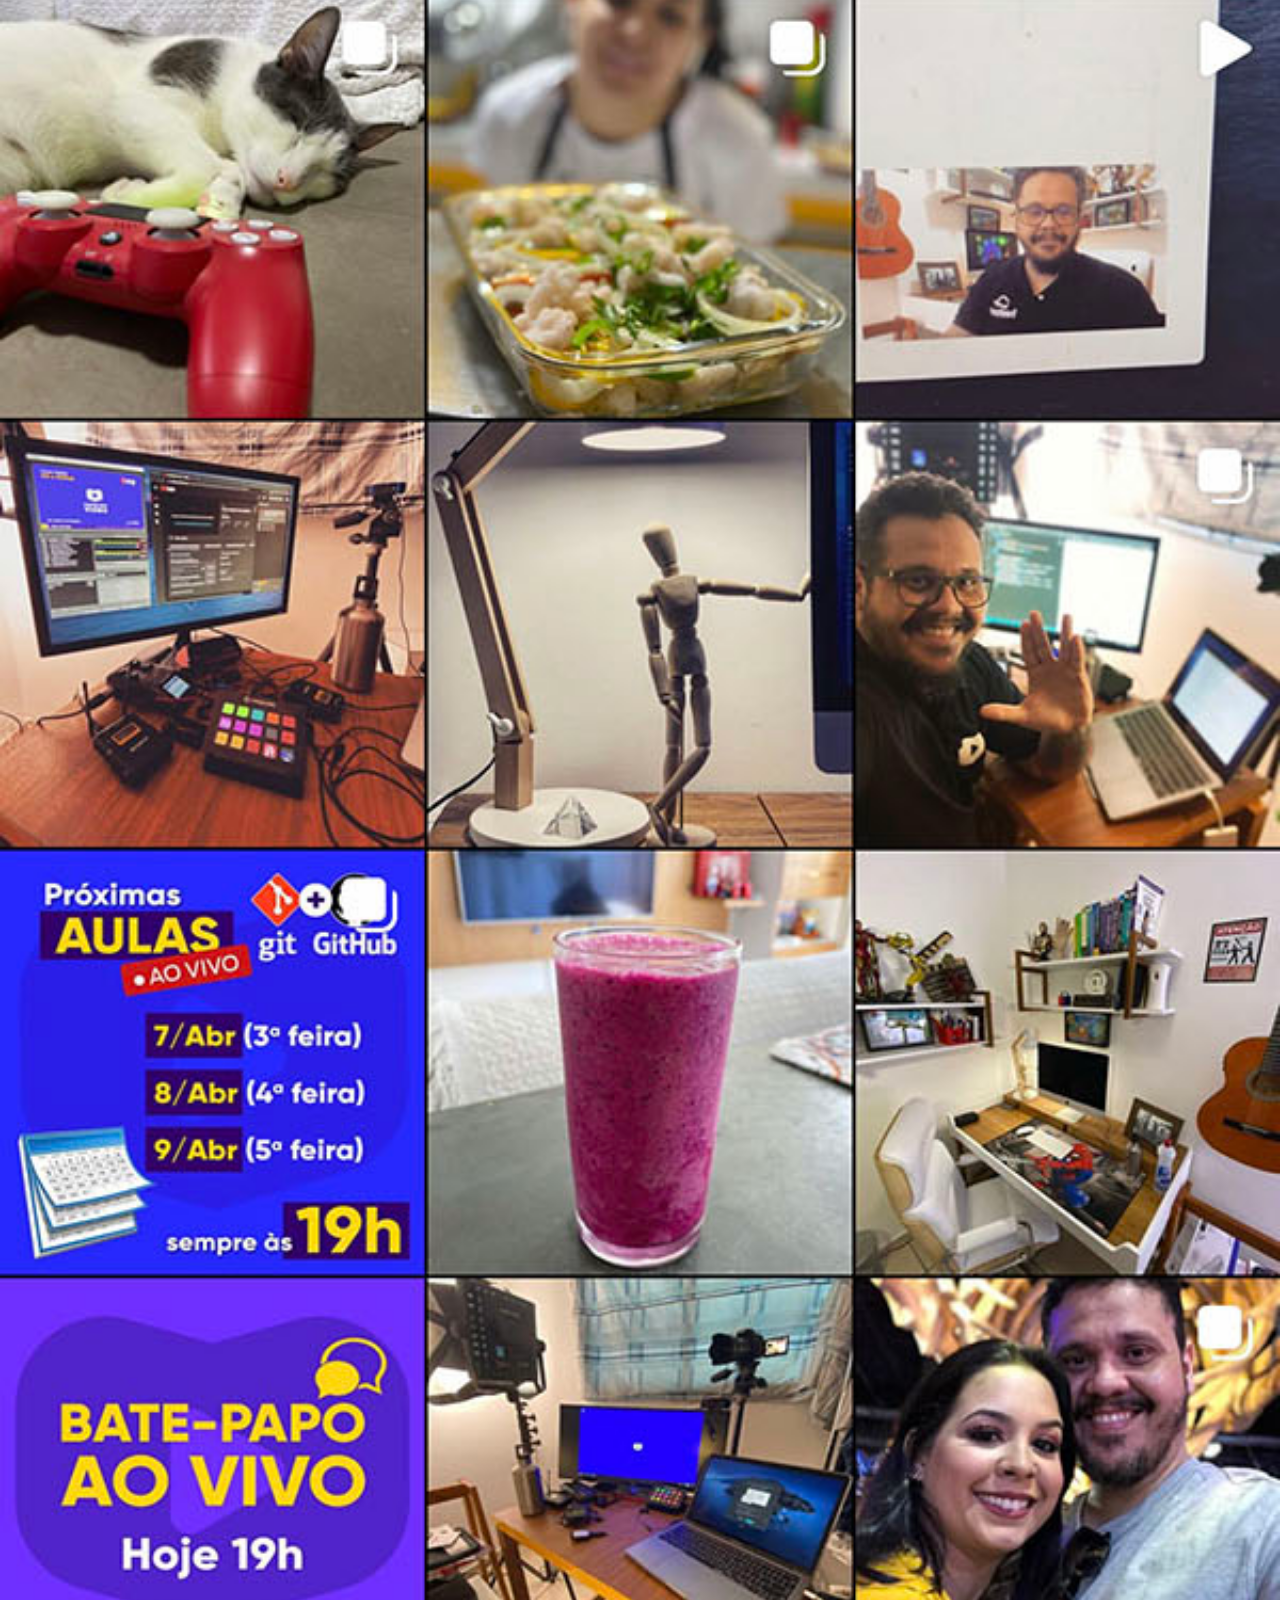
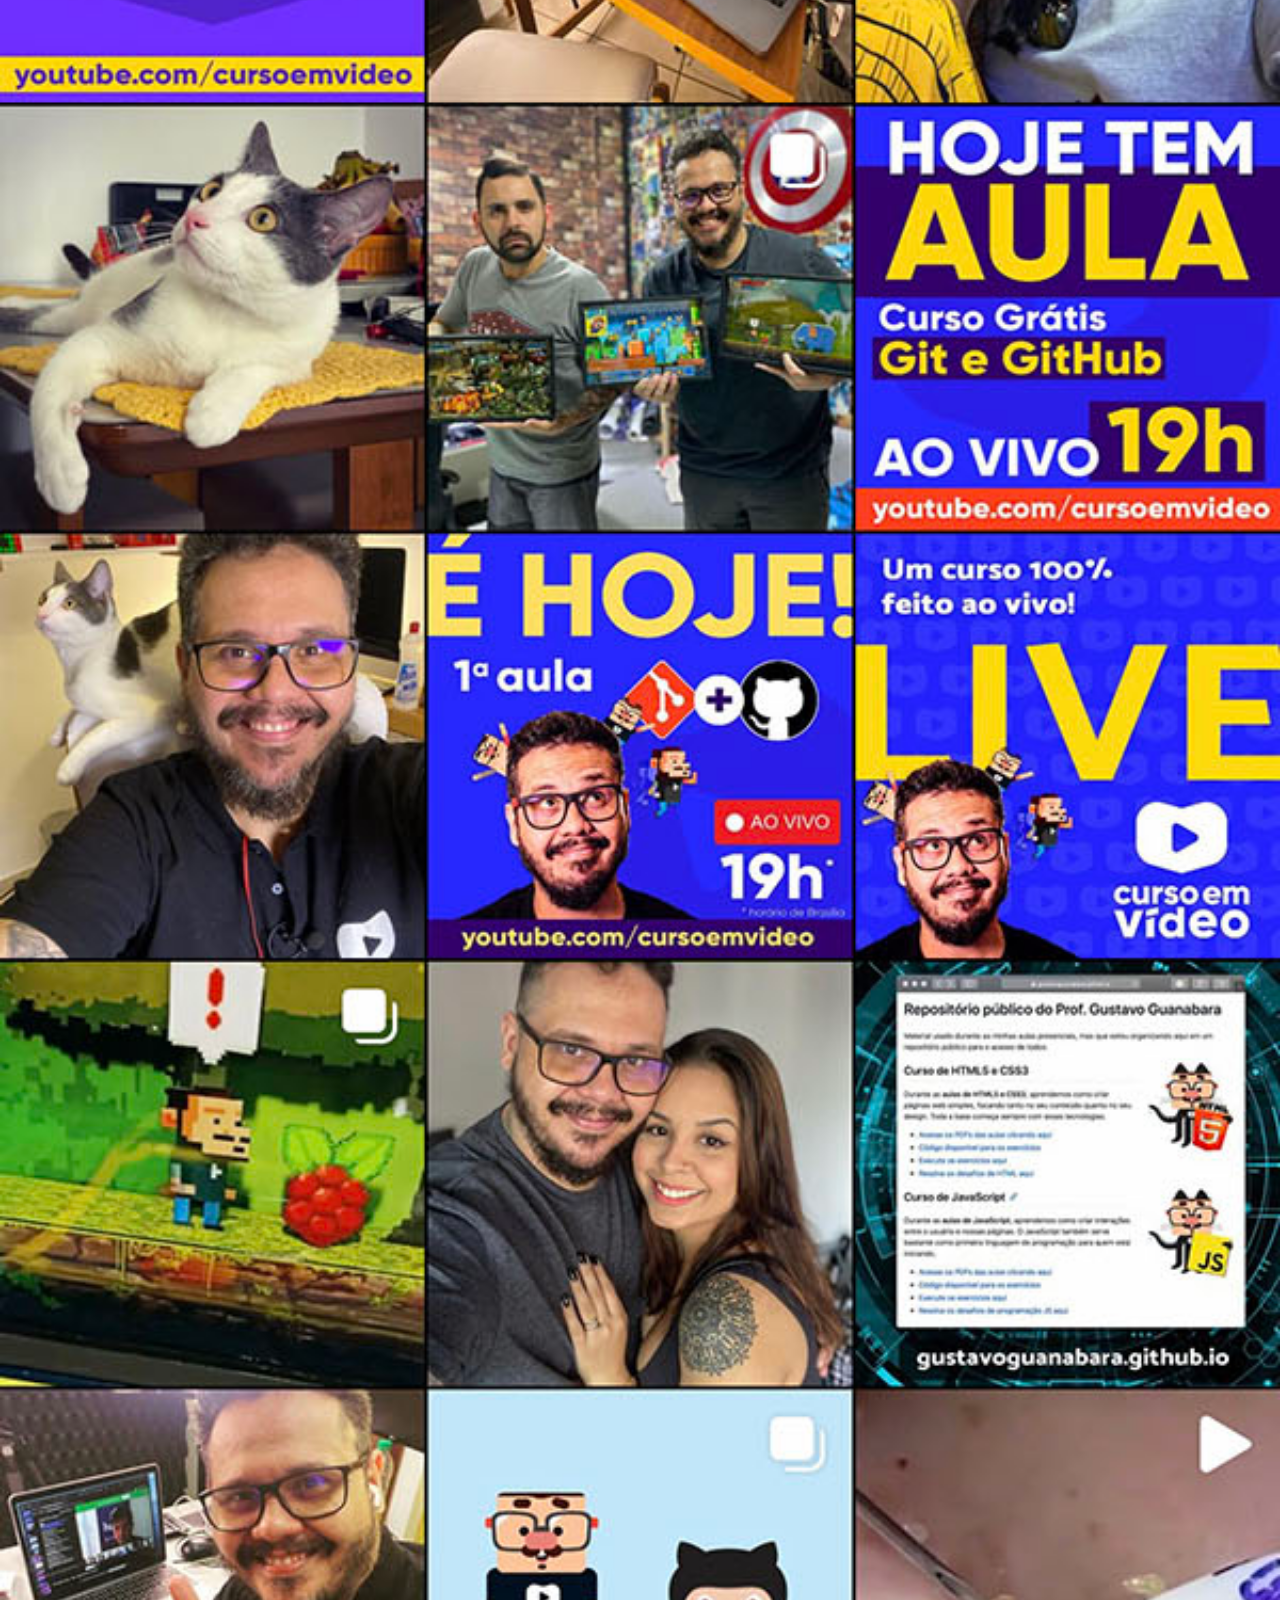
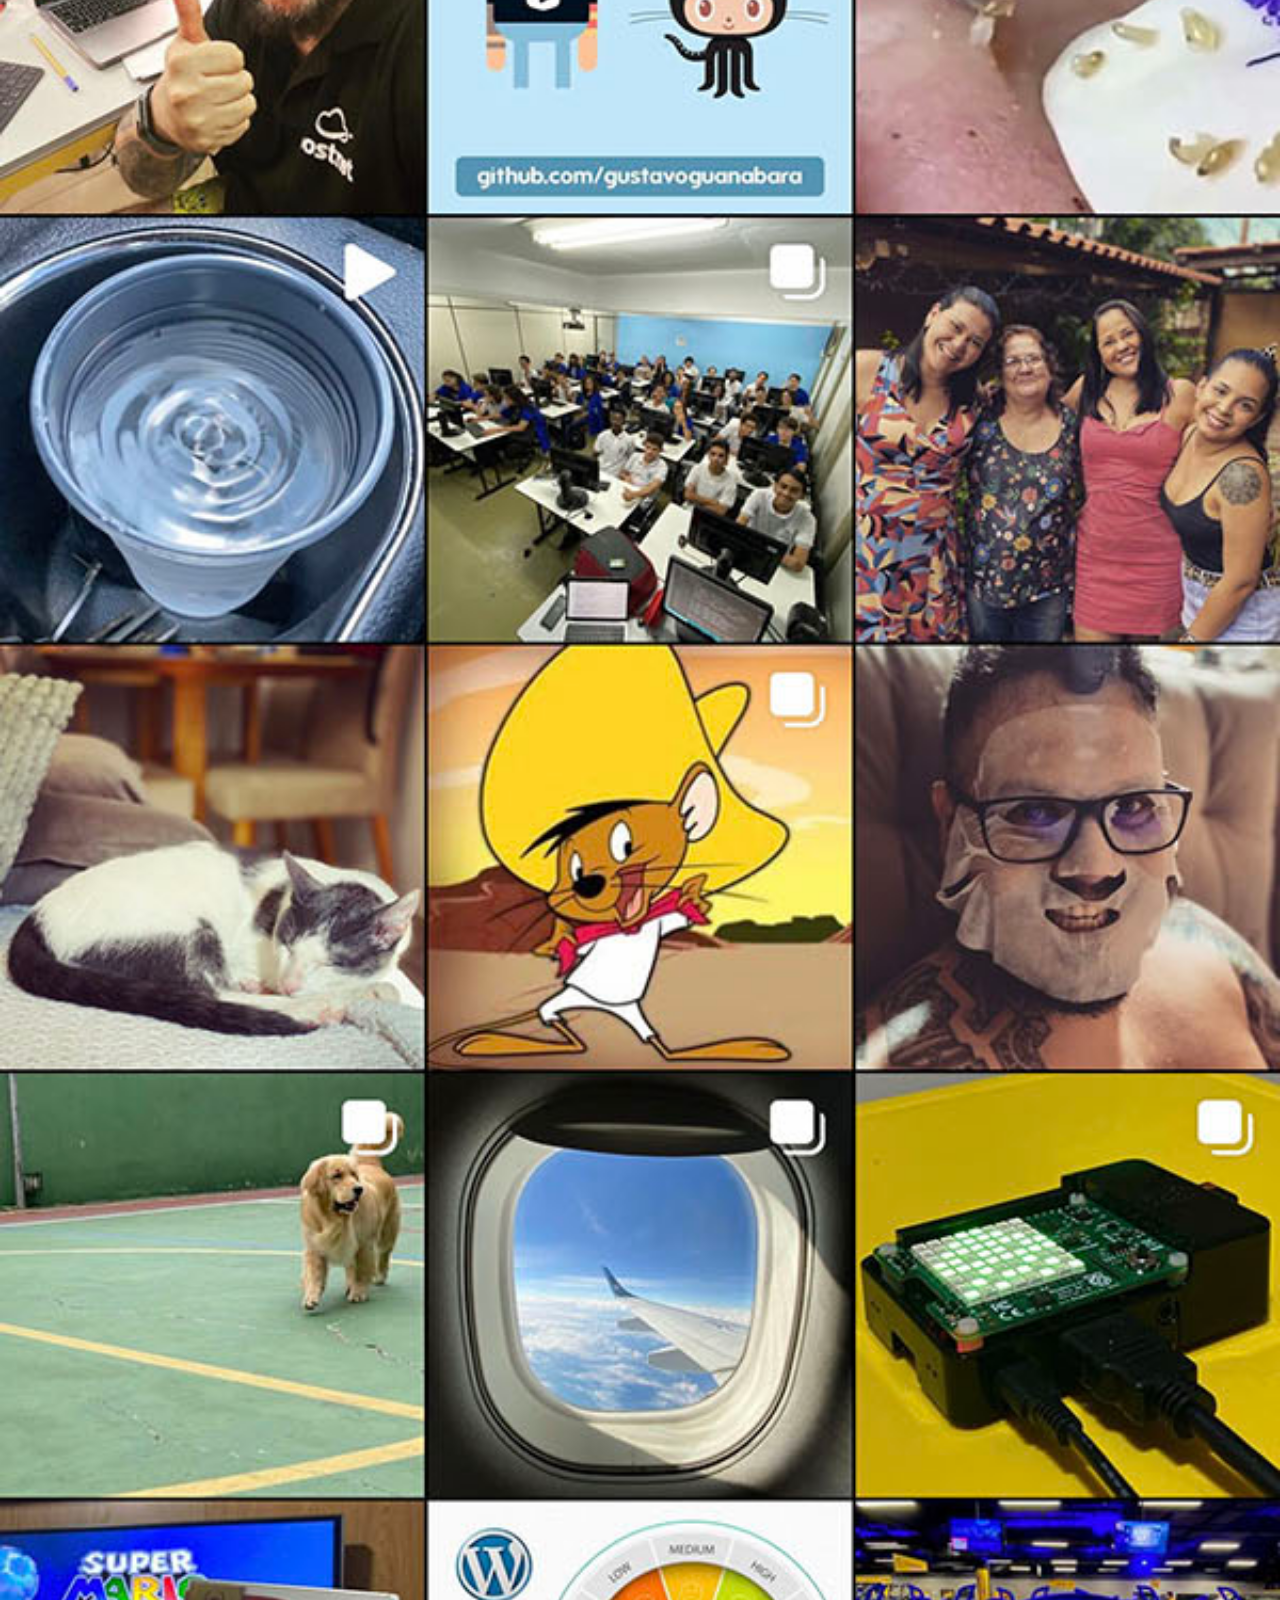
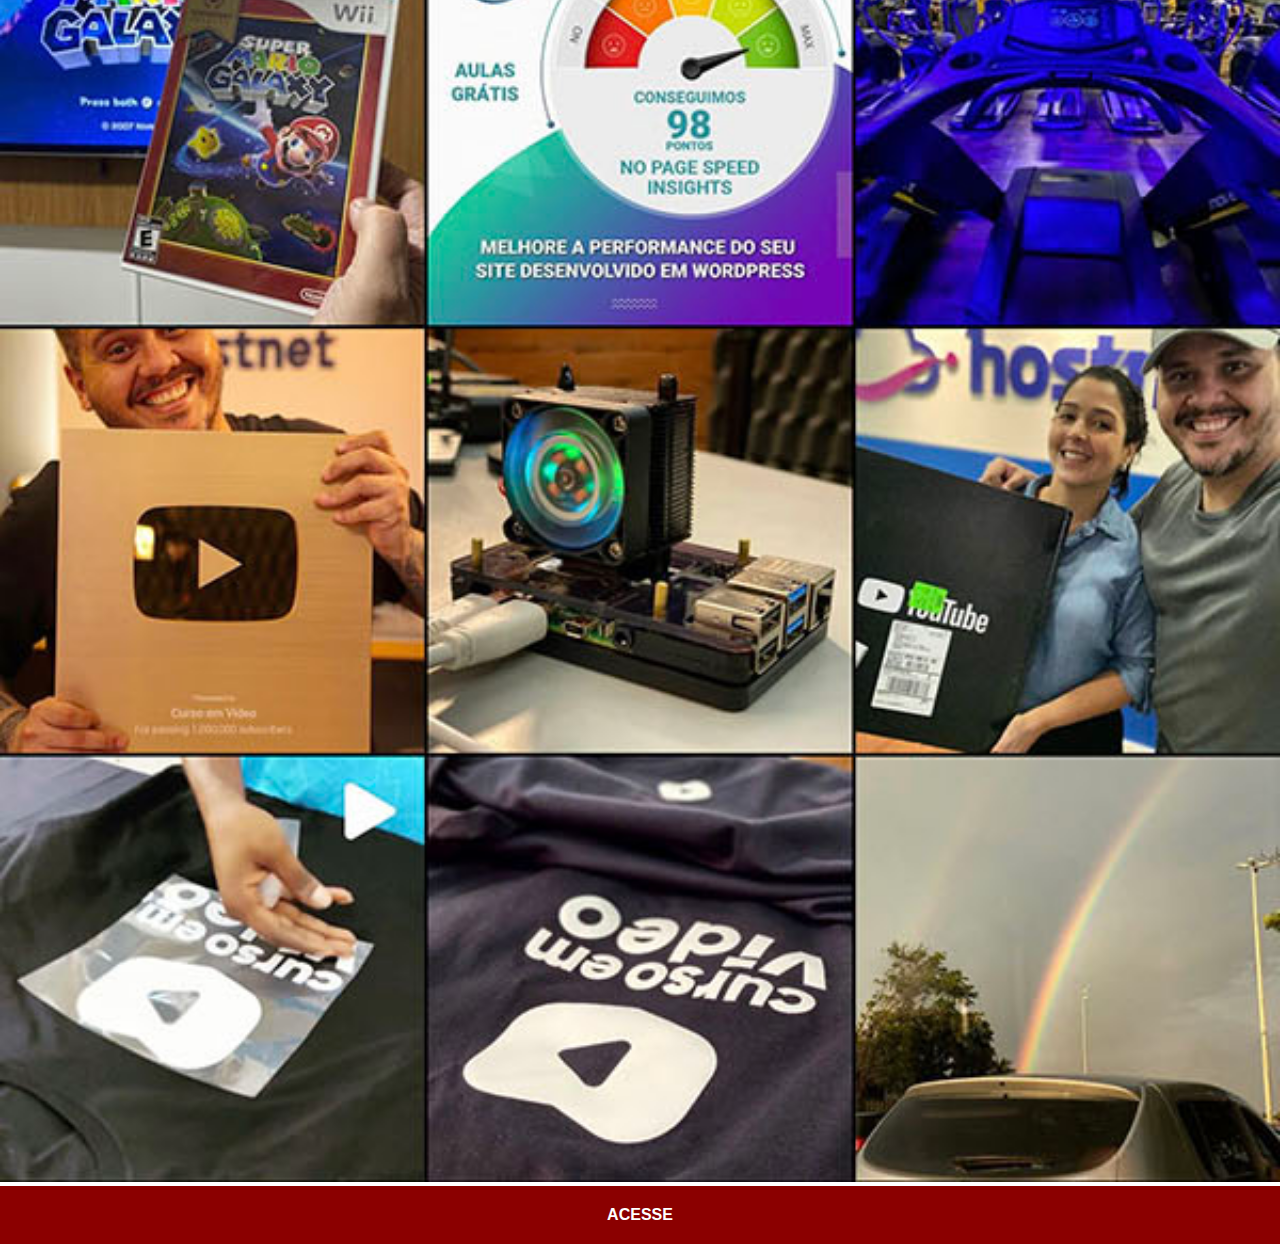
<file: instagram.html>
<!DOCTYPE html>
<html lang="pt-br">
<head>
    <meta charset="UTF-8">
    <meta http-equiv="X-UA-Compatible" content="IE=edge">
    <meta name="viewport" content="width=device-width, initial-scale=1.0">
    <link rel="stylesheet" href="estilos/social.css">
    <title>Instagram</title>
</head>
<body>
    <img src="imagens/tela-instagram.jpg" alt="Instagram">
    <a href="https://www.instagram.com/gustavoguanabara/" target="_blank">ACESSE</a>
</body>
</html>
</file>
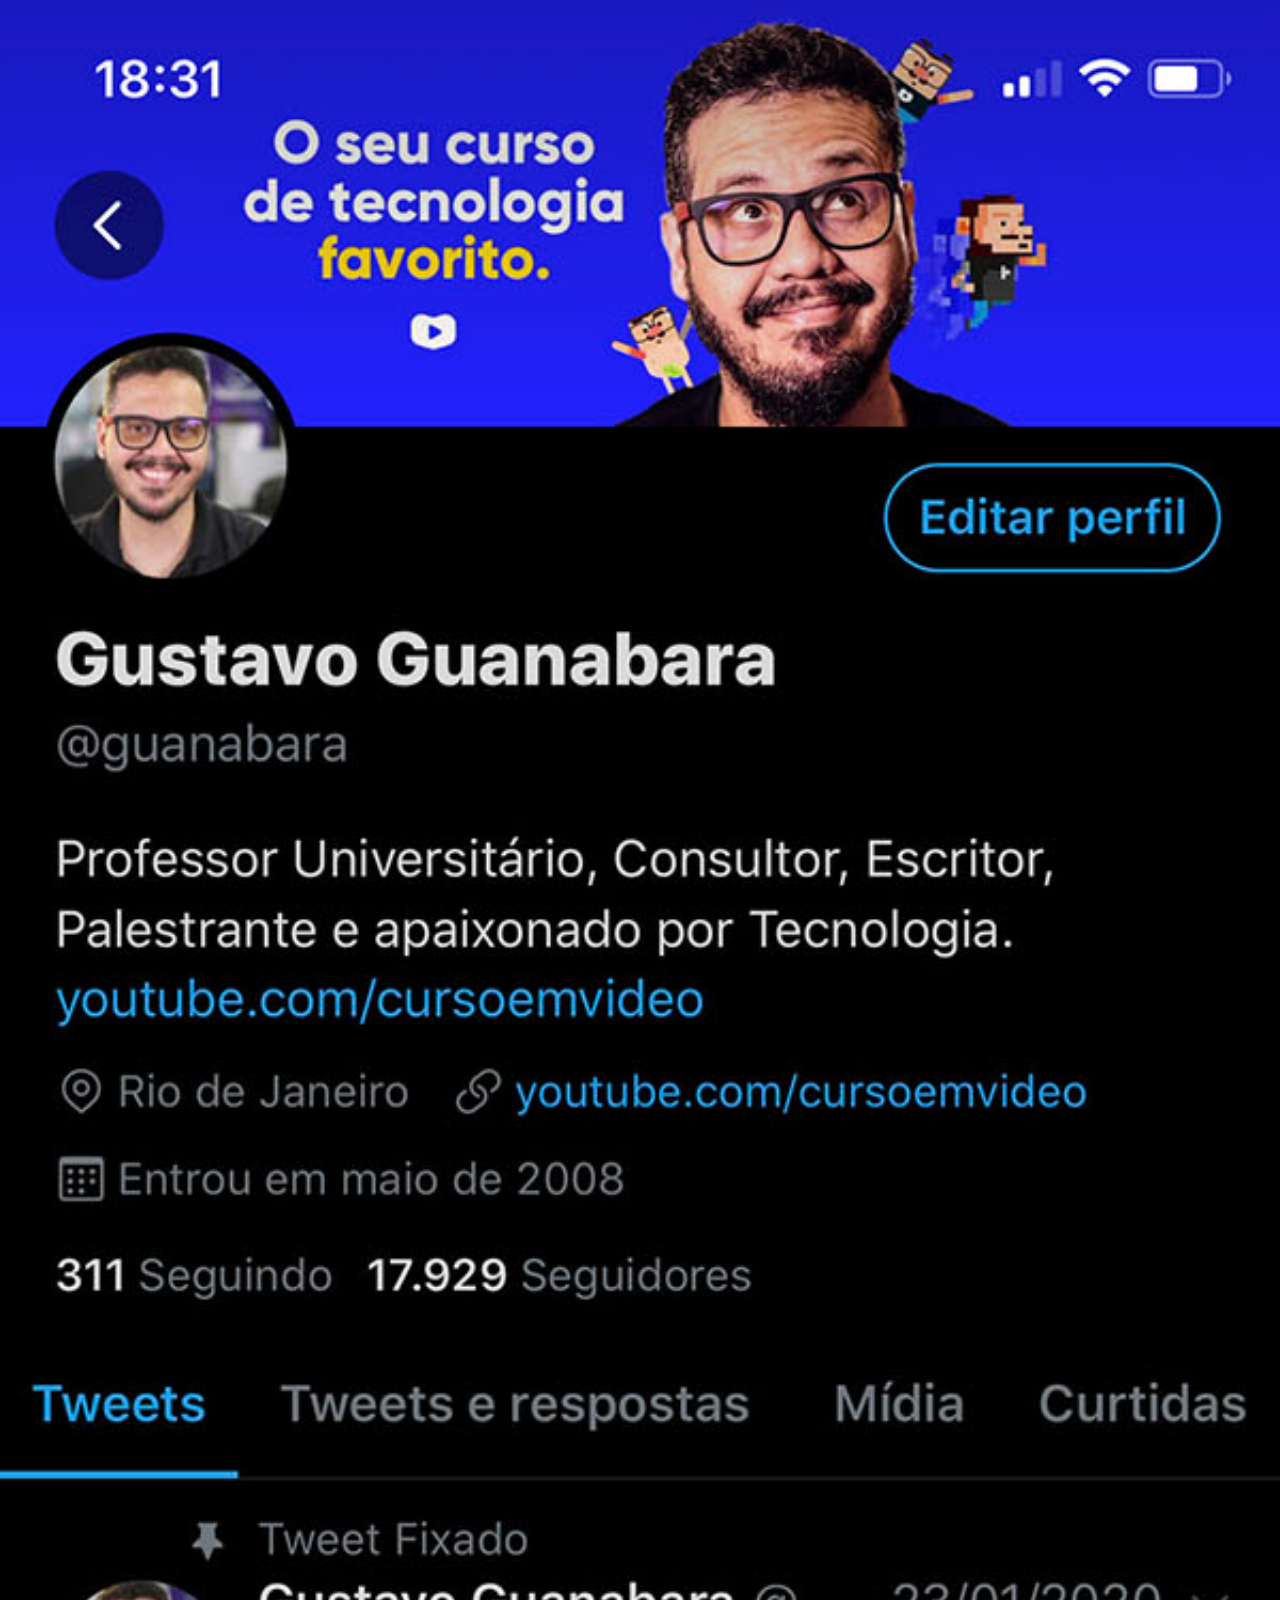
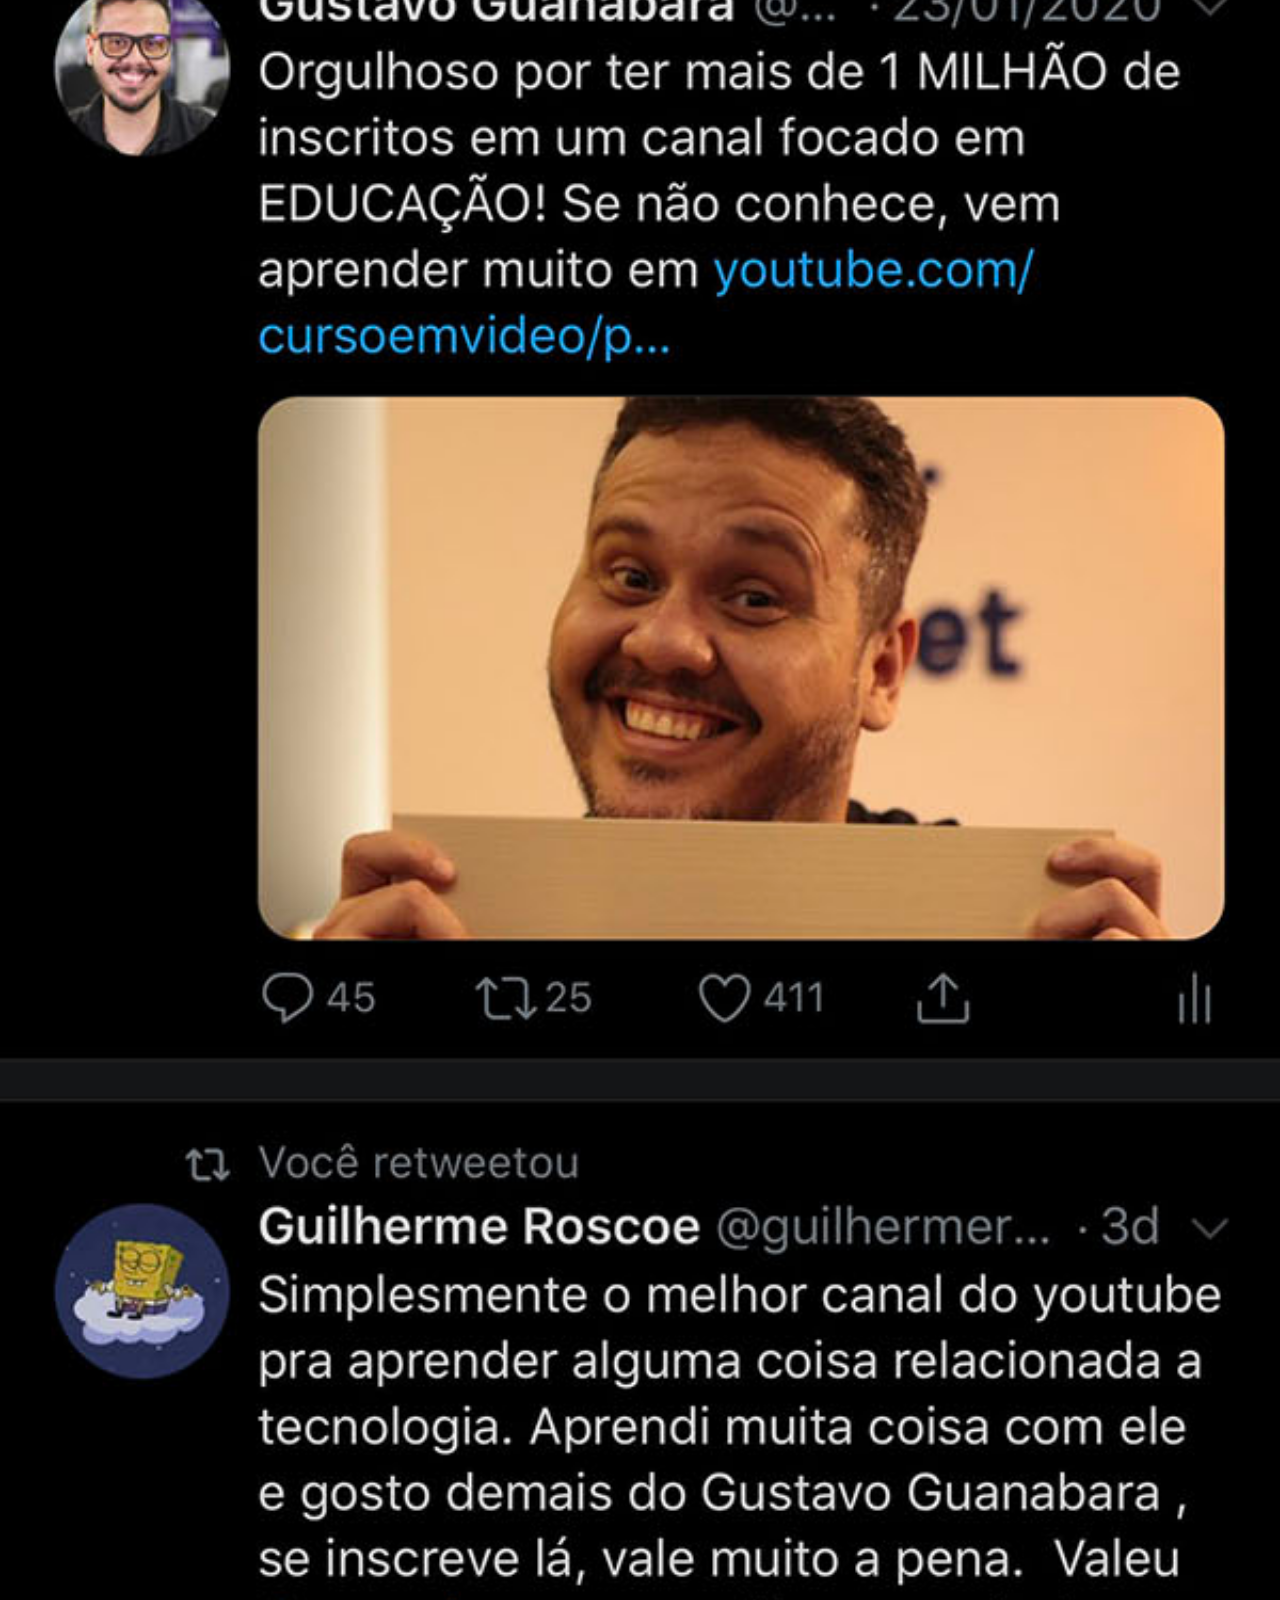
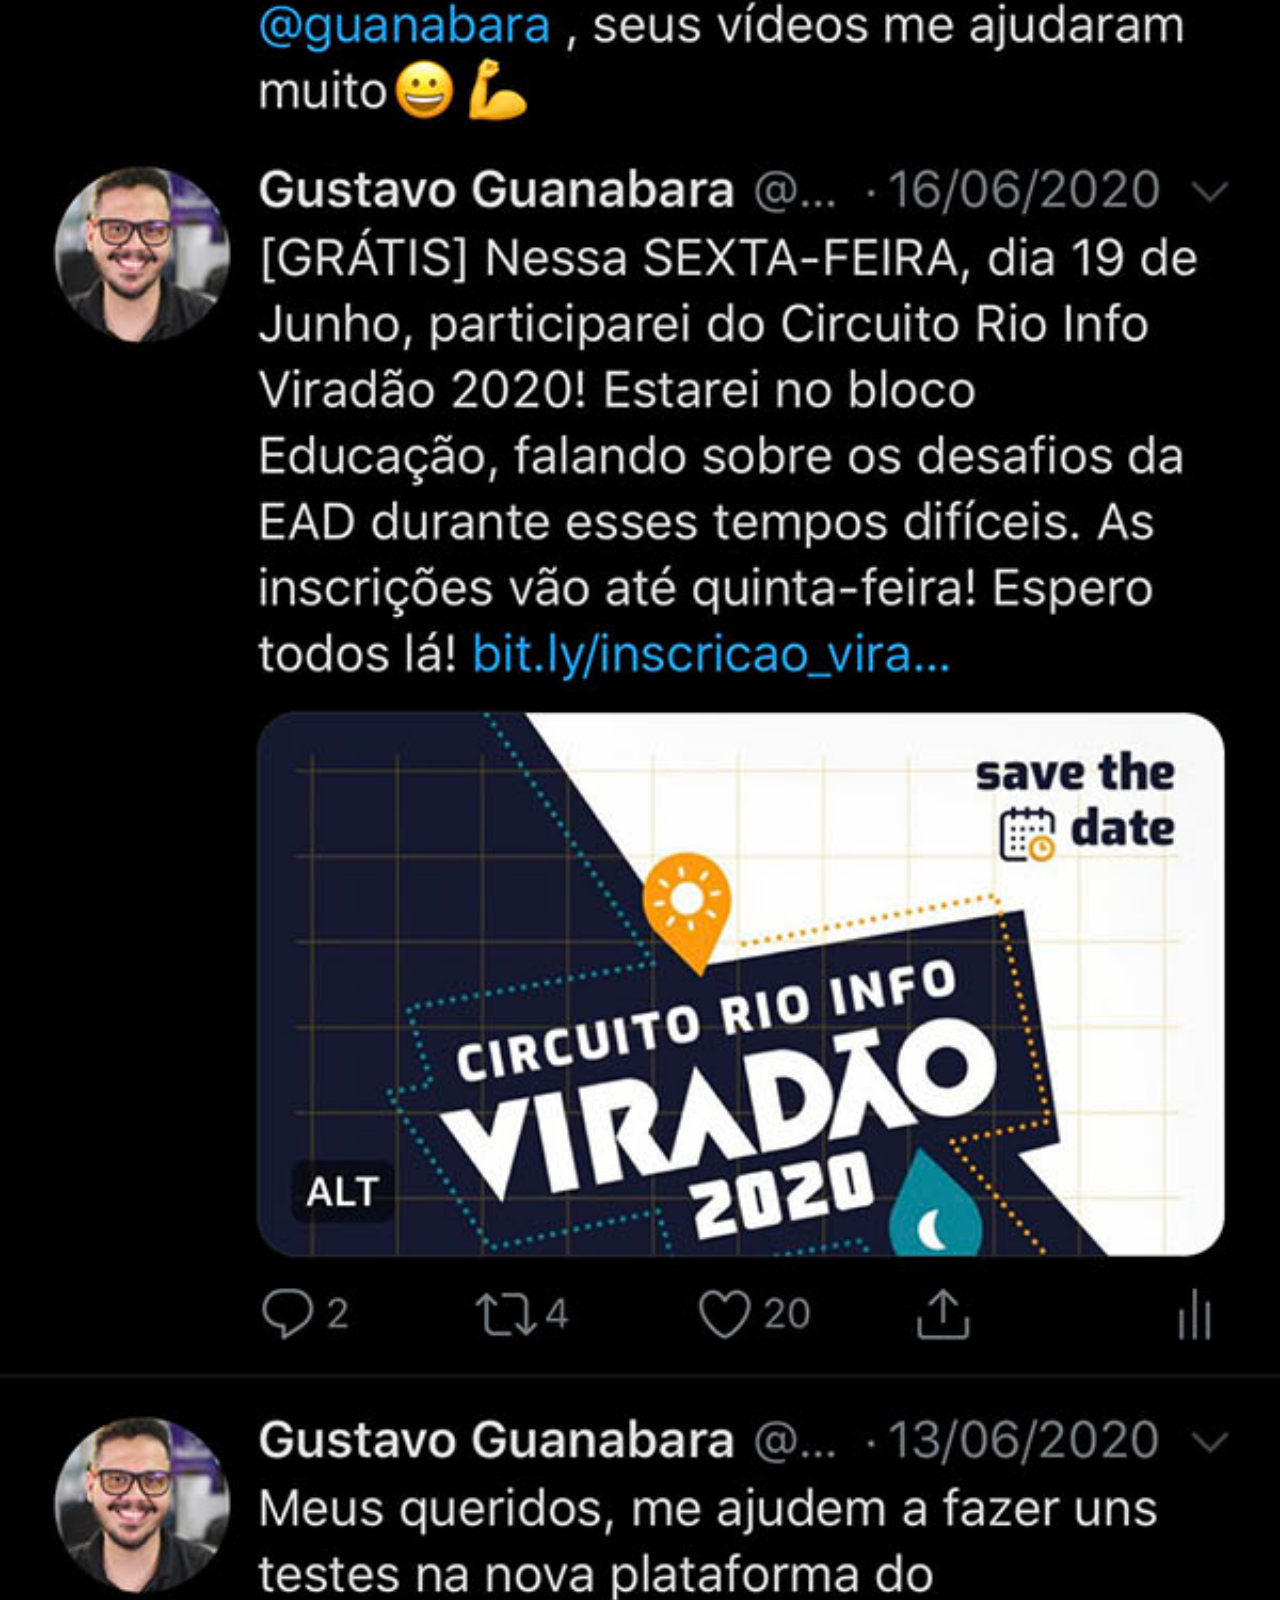
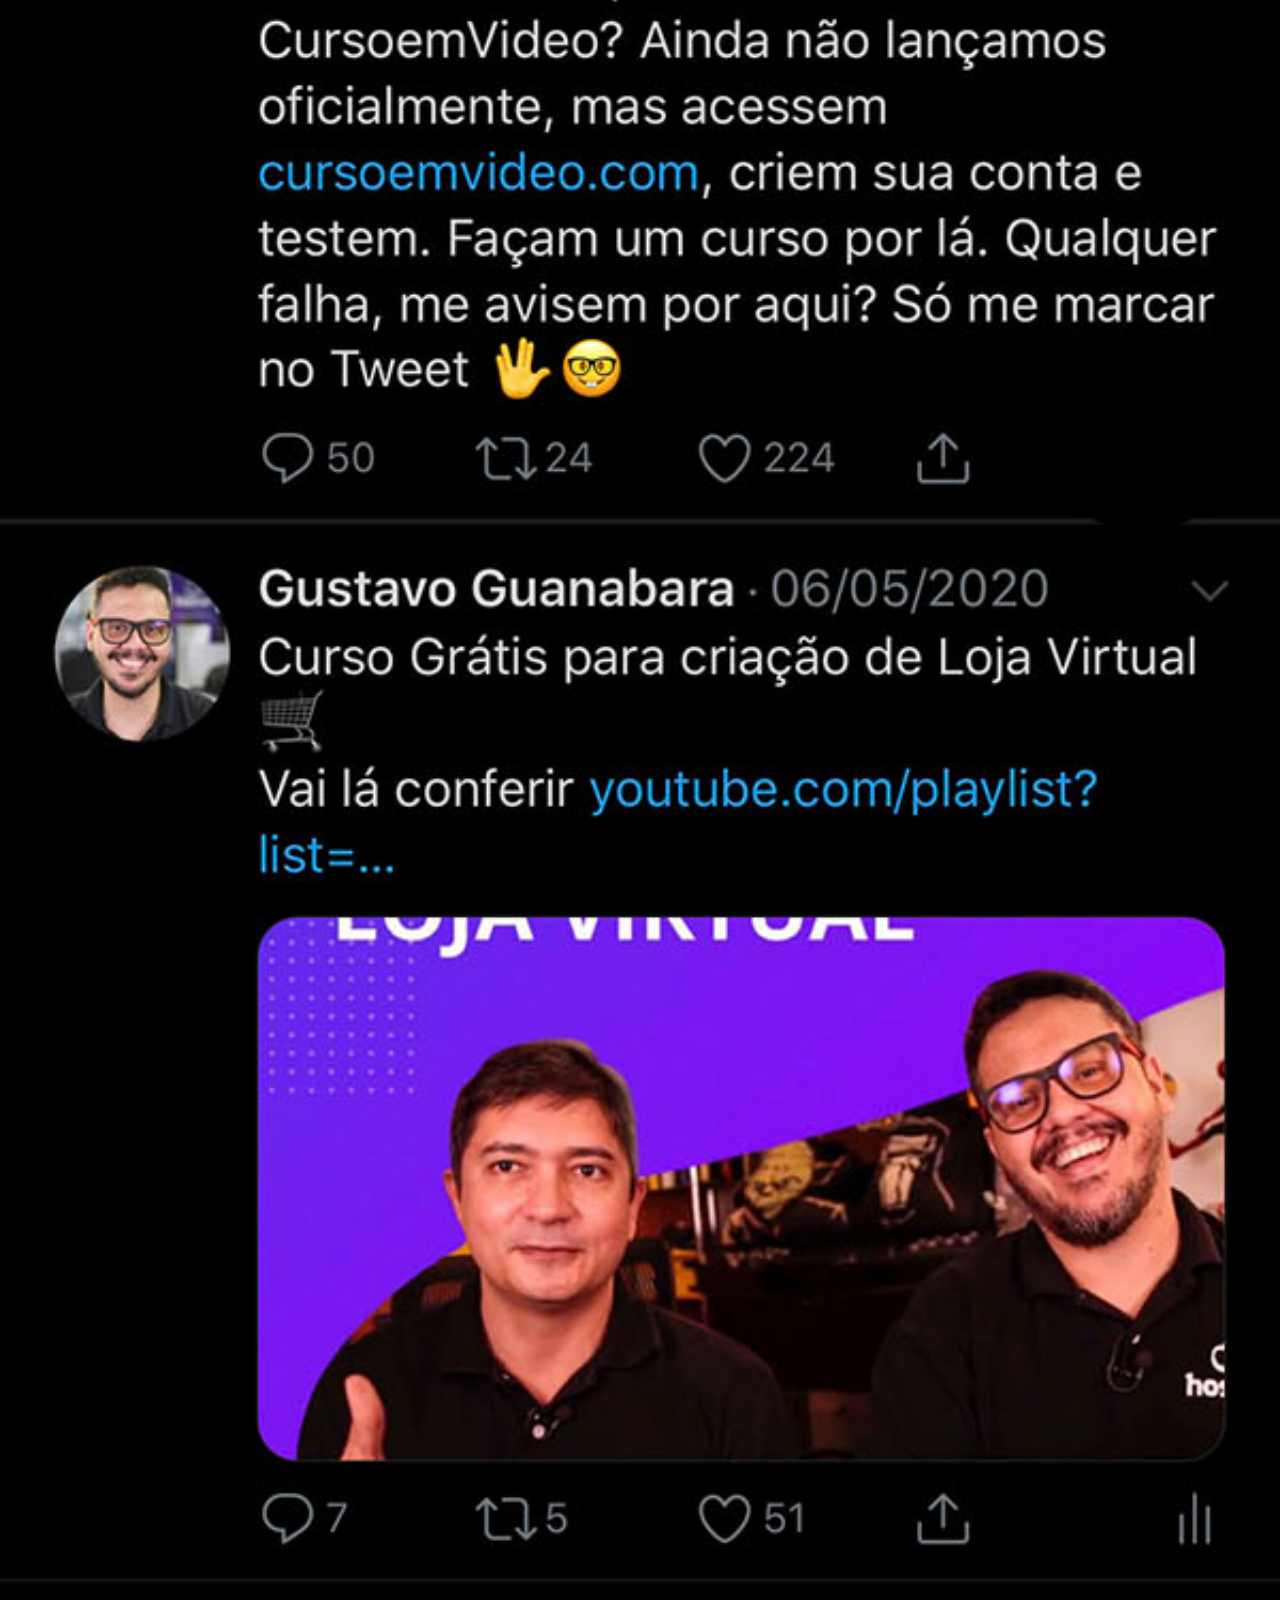
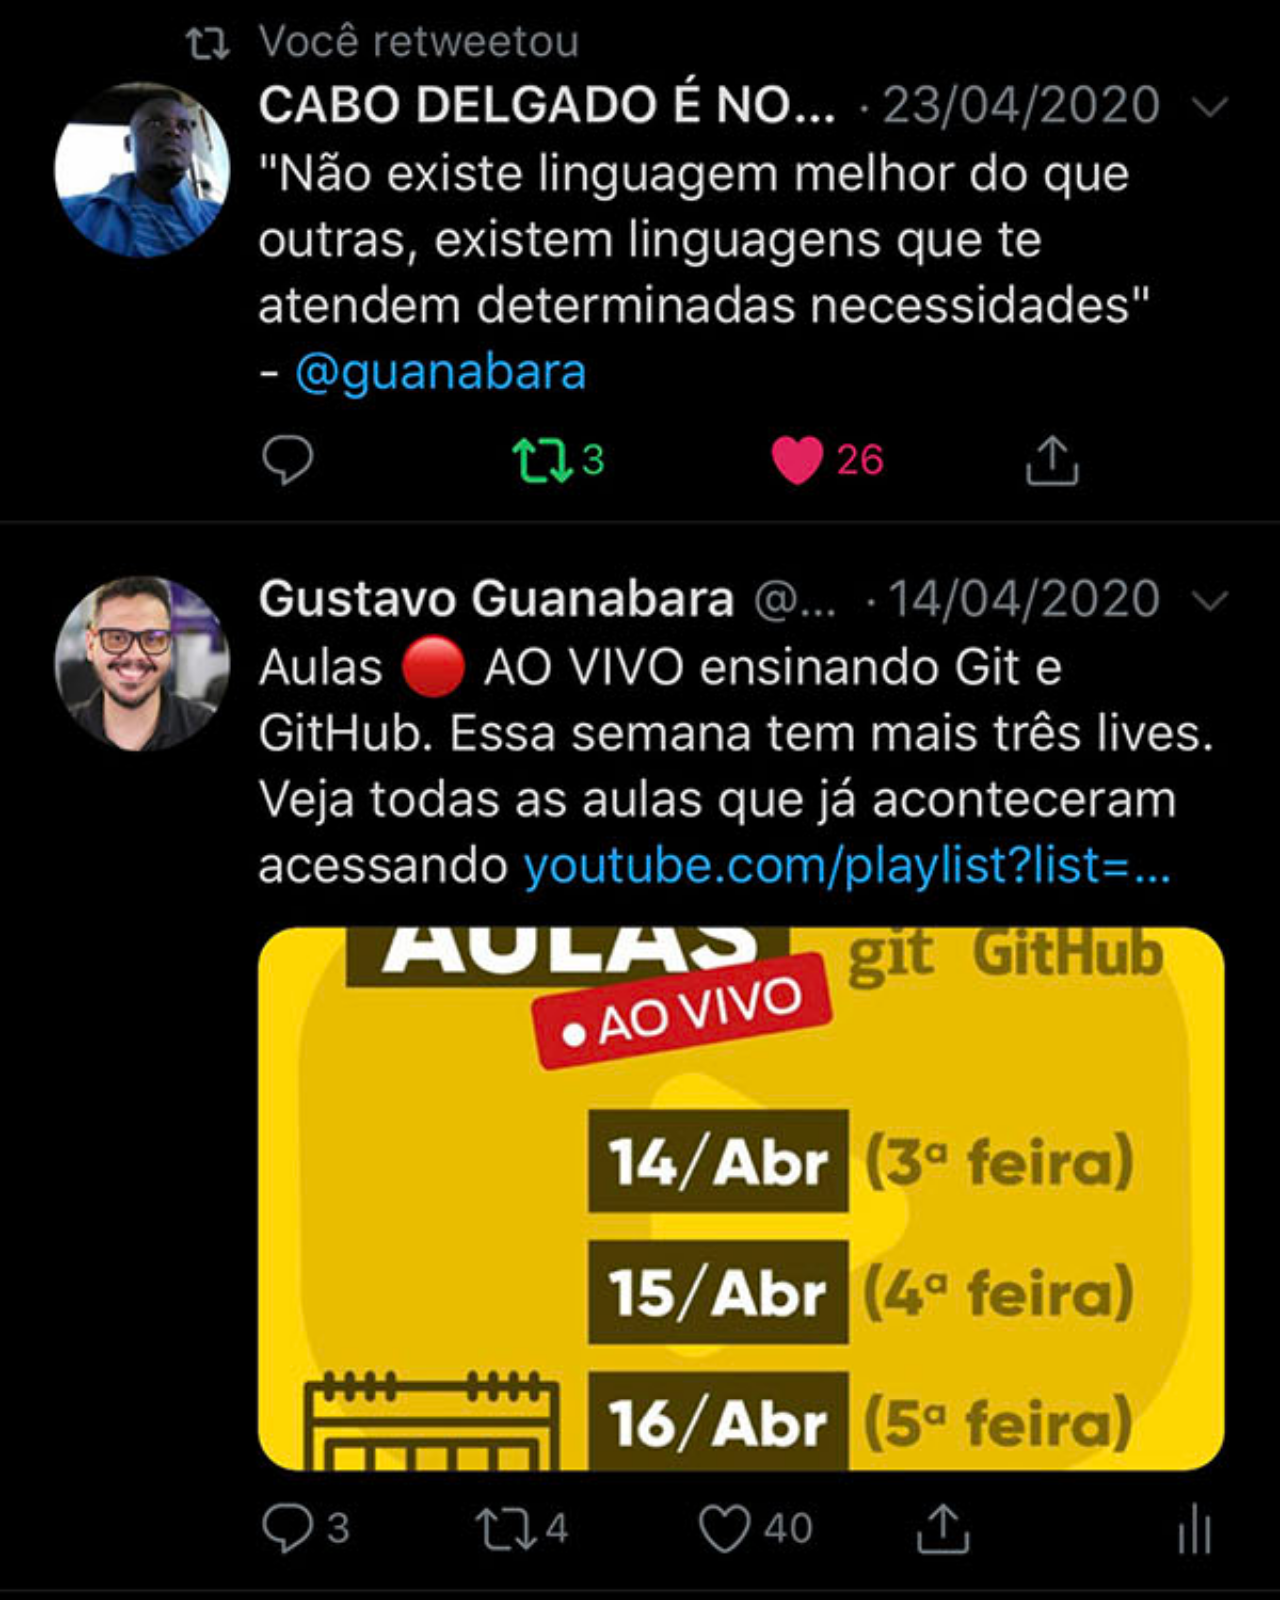
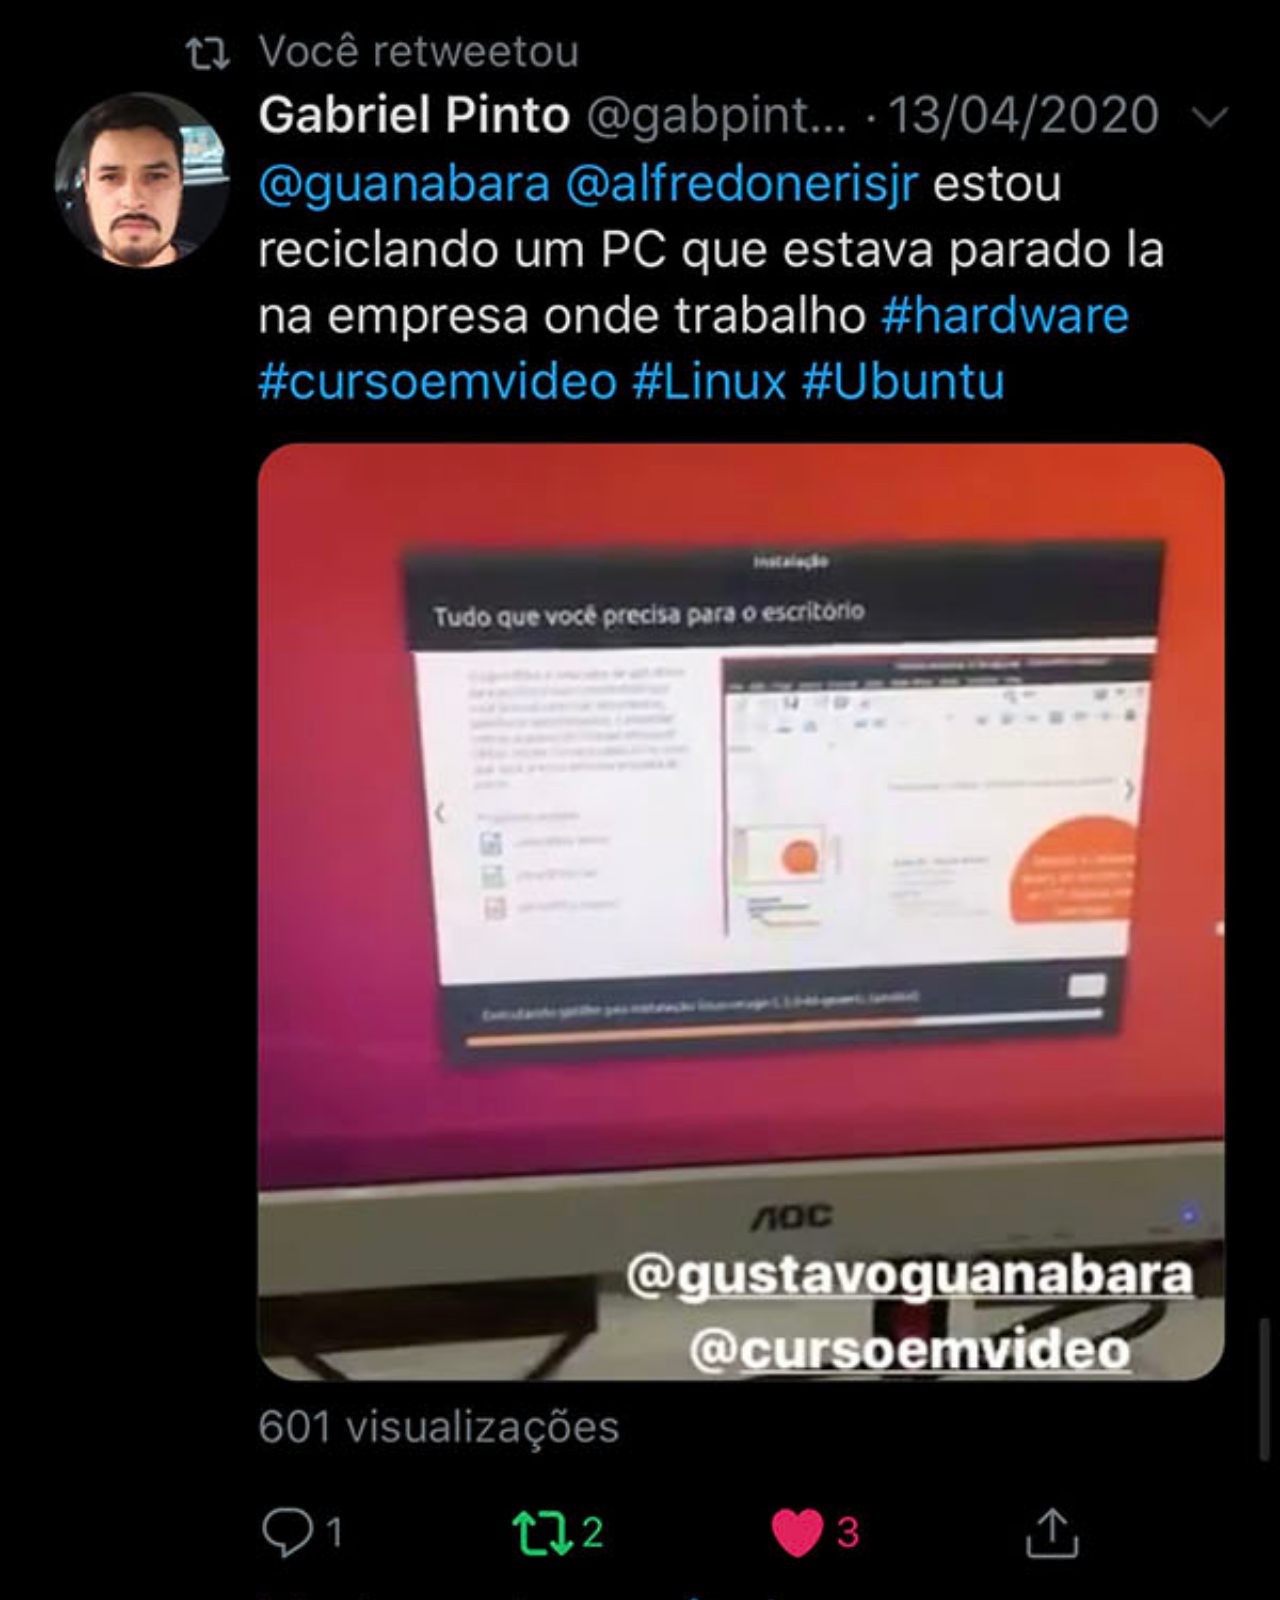
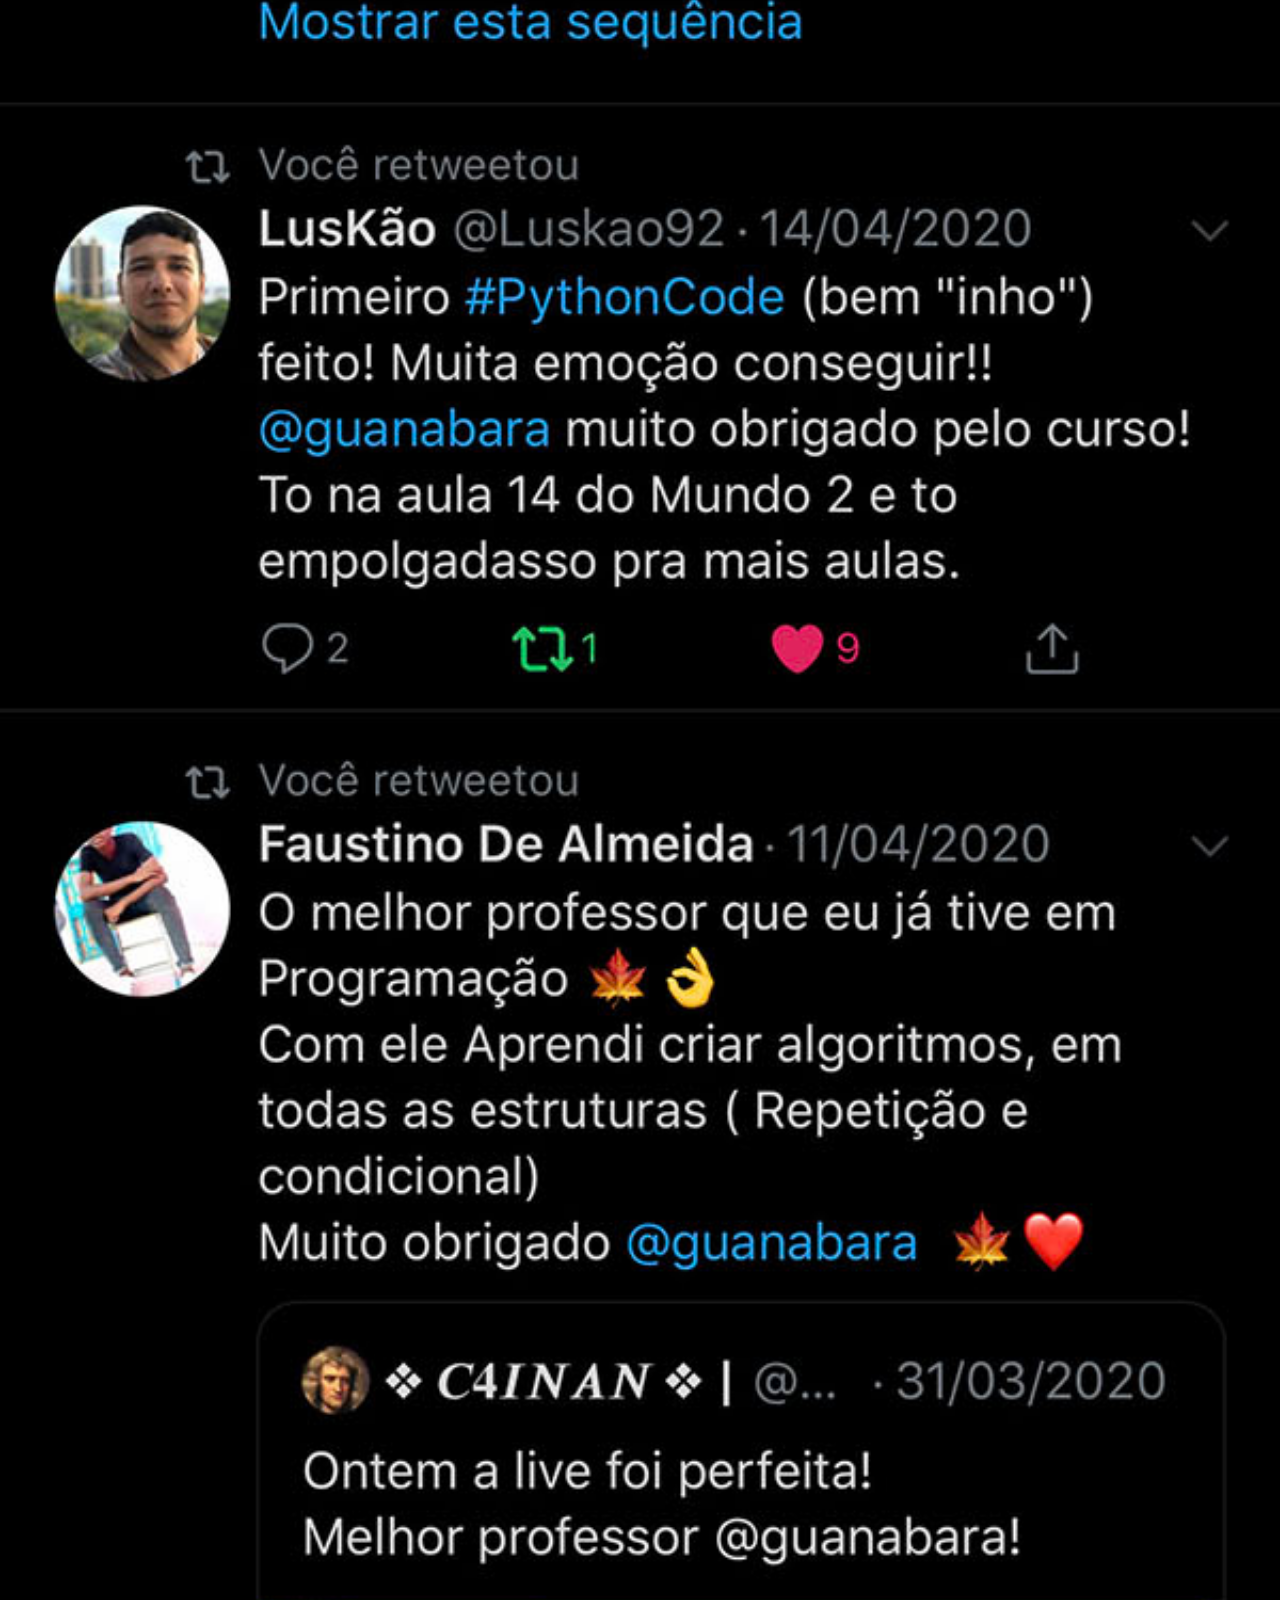
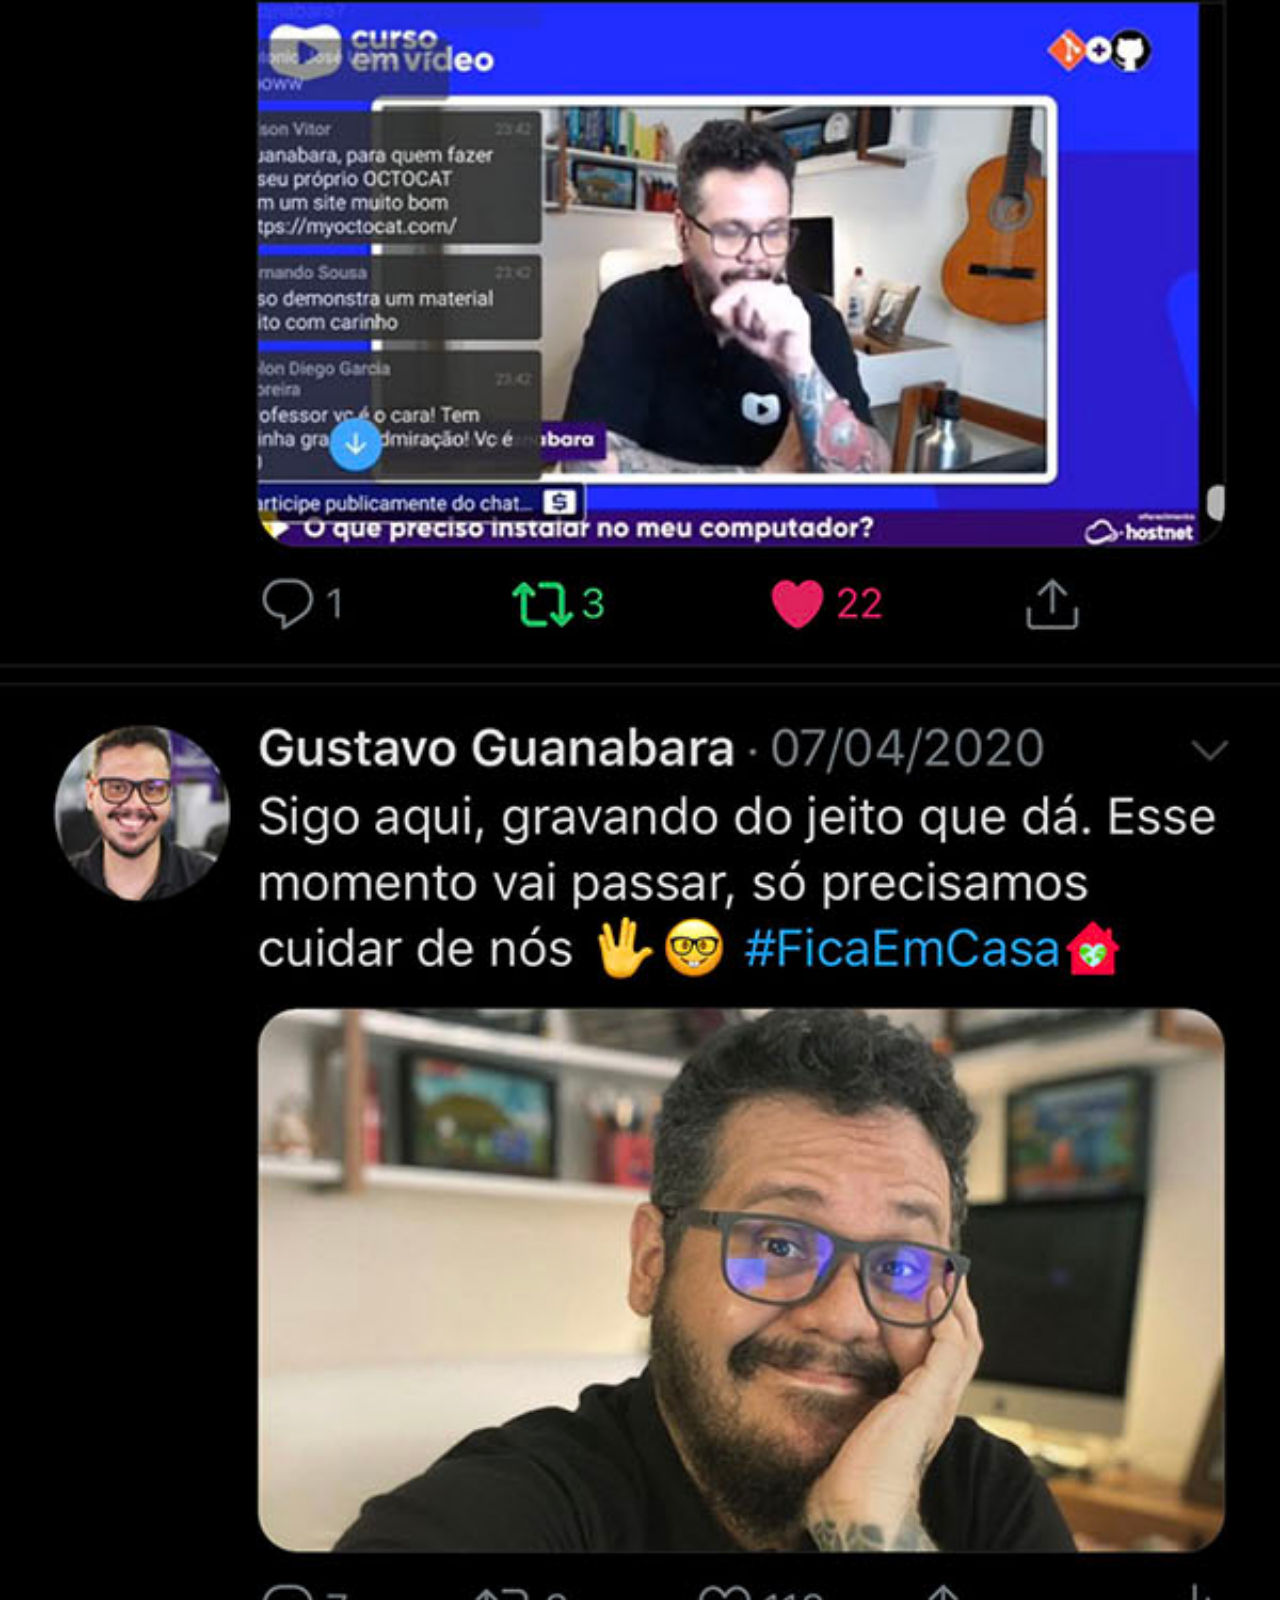
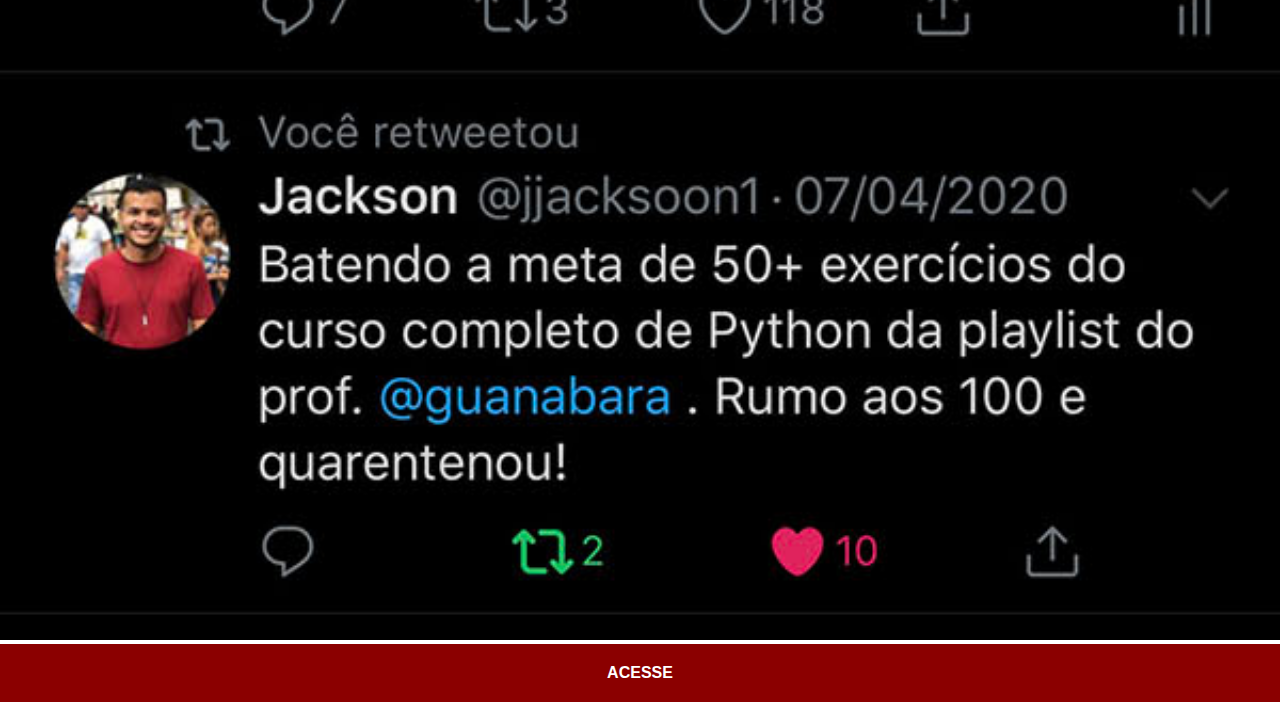
<file: twitter.html>
<!DOCTYPE html>
<html lang="pt-br">
<head>
    <meta charset="UTF-8">
    <meta http-equiv="X-UA-Compatible" content="IE=edge">
    <meta name="viewport" content="width=device-width, initial-scale=1.0">
    <link rel="stylesheet" href="estilos/social.css">
    <title>Twitter</title>
</head>
<body>
    <img src="imagens/tela-twitter.jpg" alt="Twitter">
    <a href="https://twitter.com/guanabara" target="_blank">ACESSE</a>
</body>
</html>
</file>
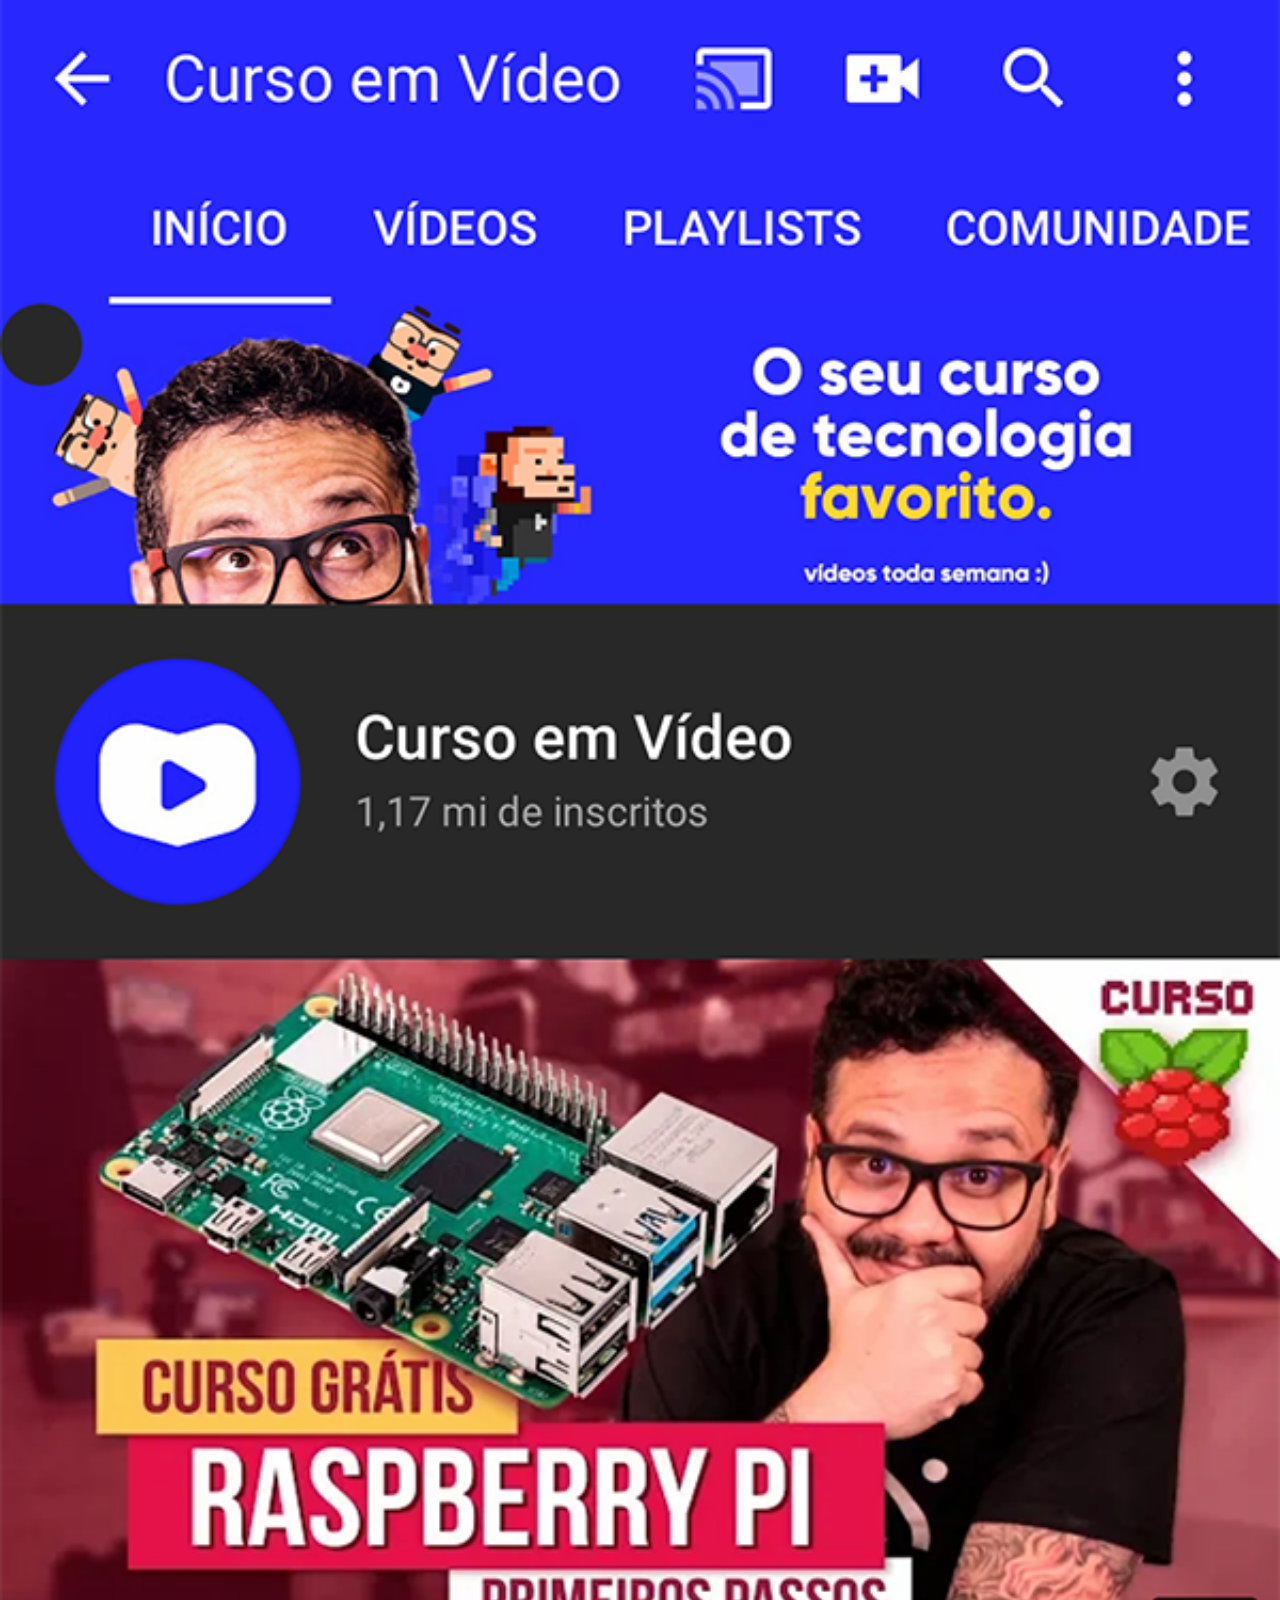
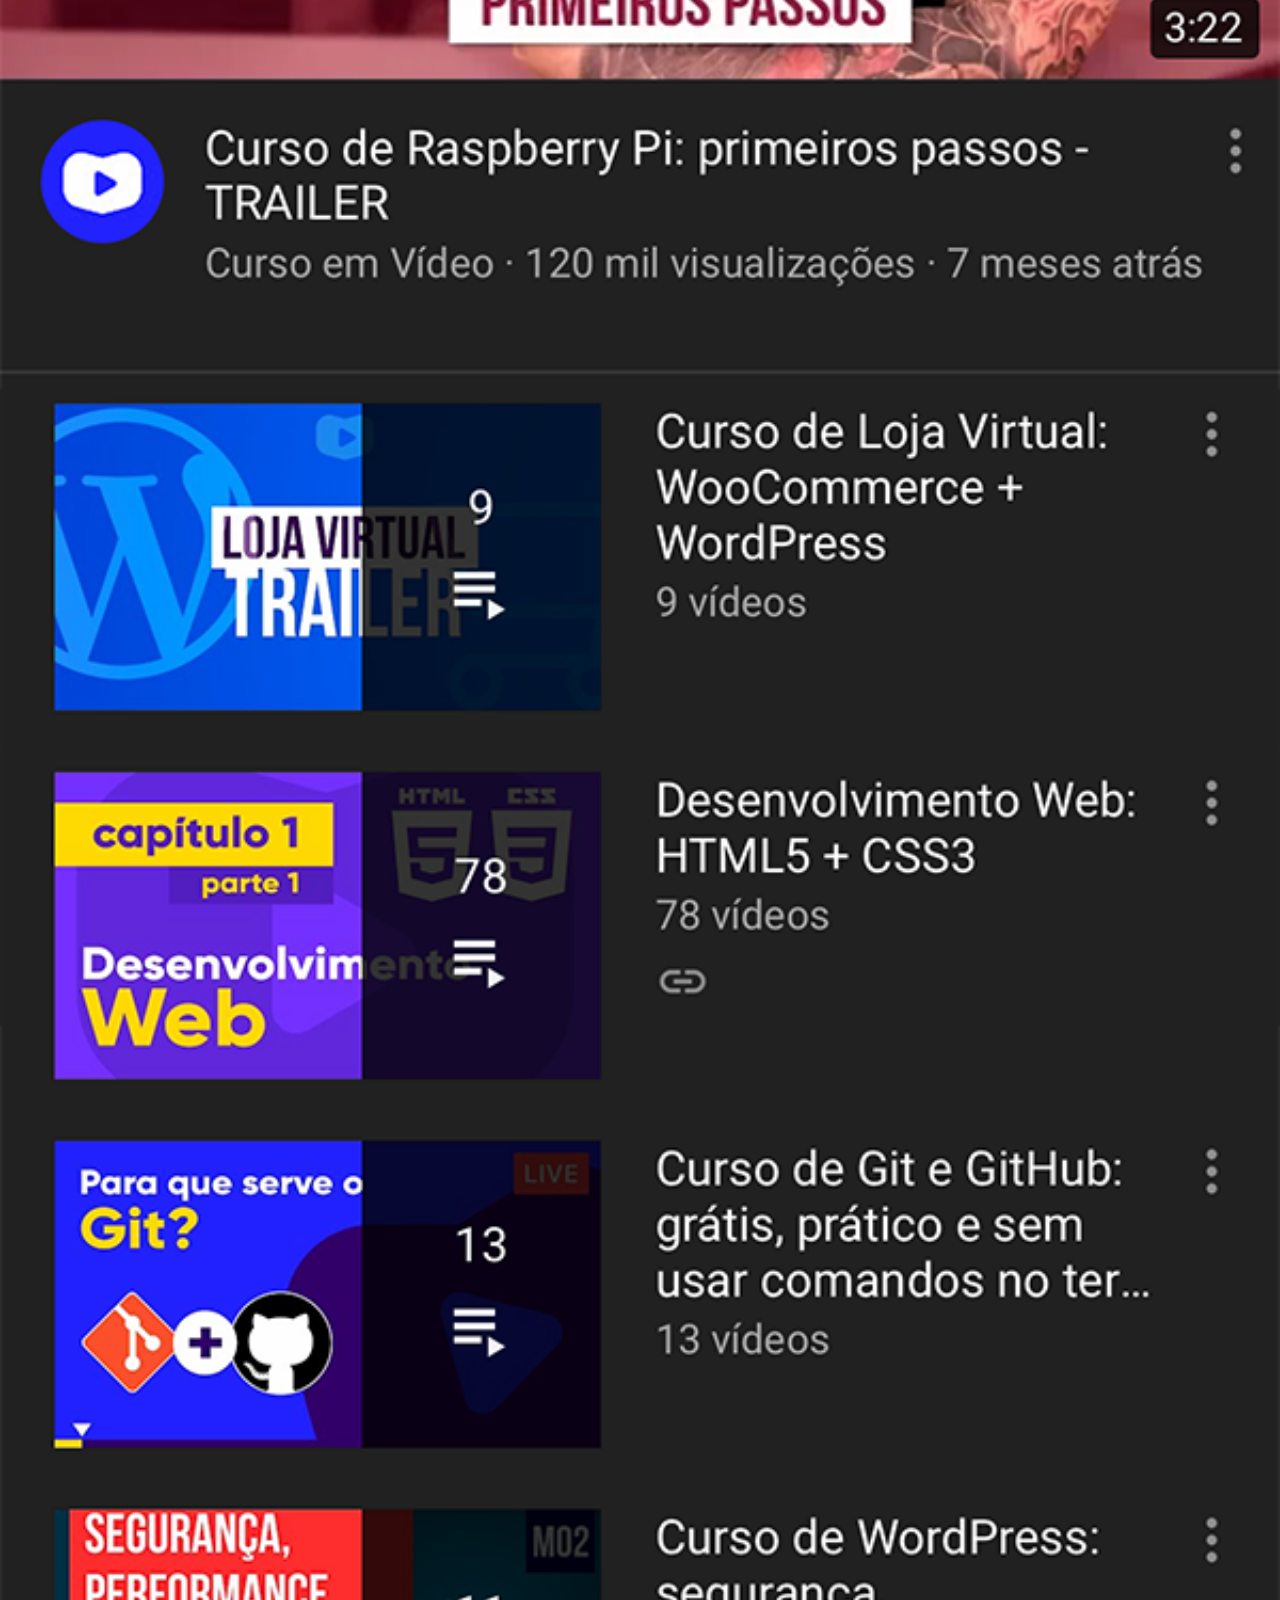
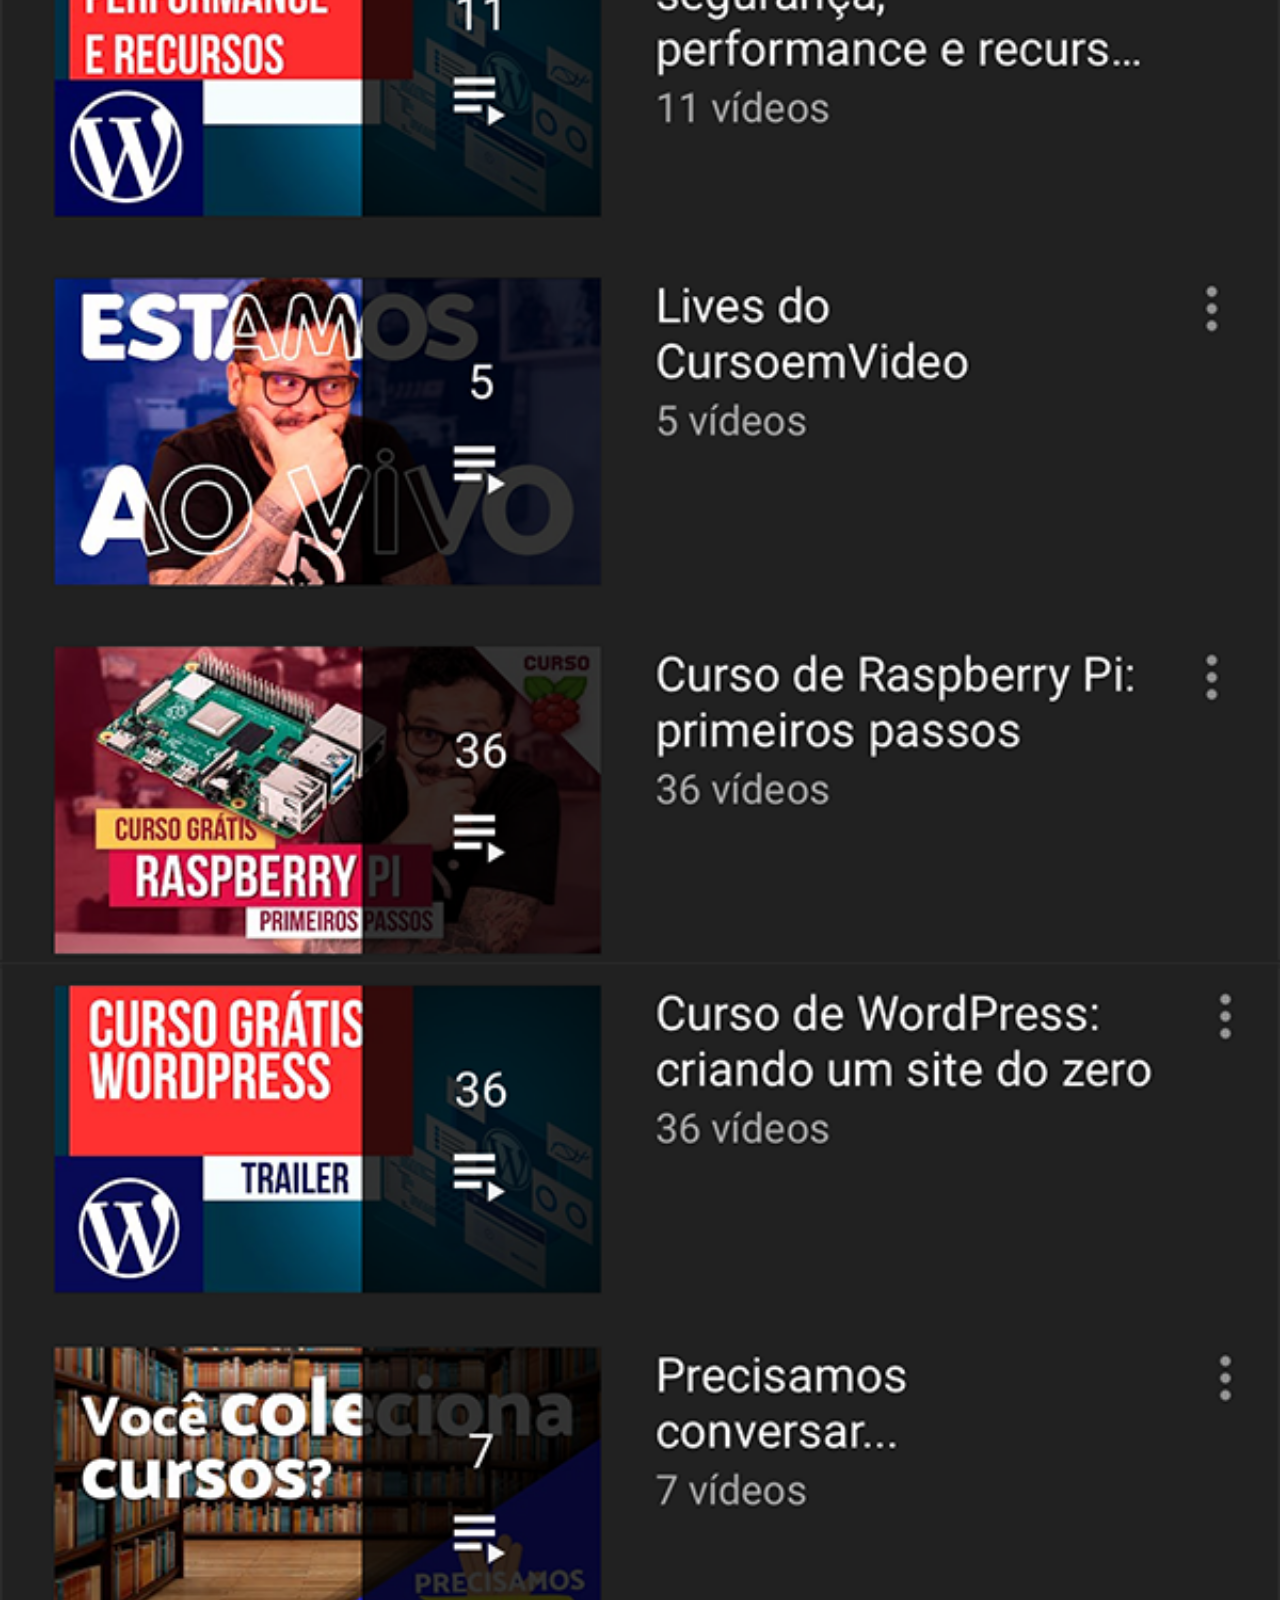
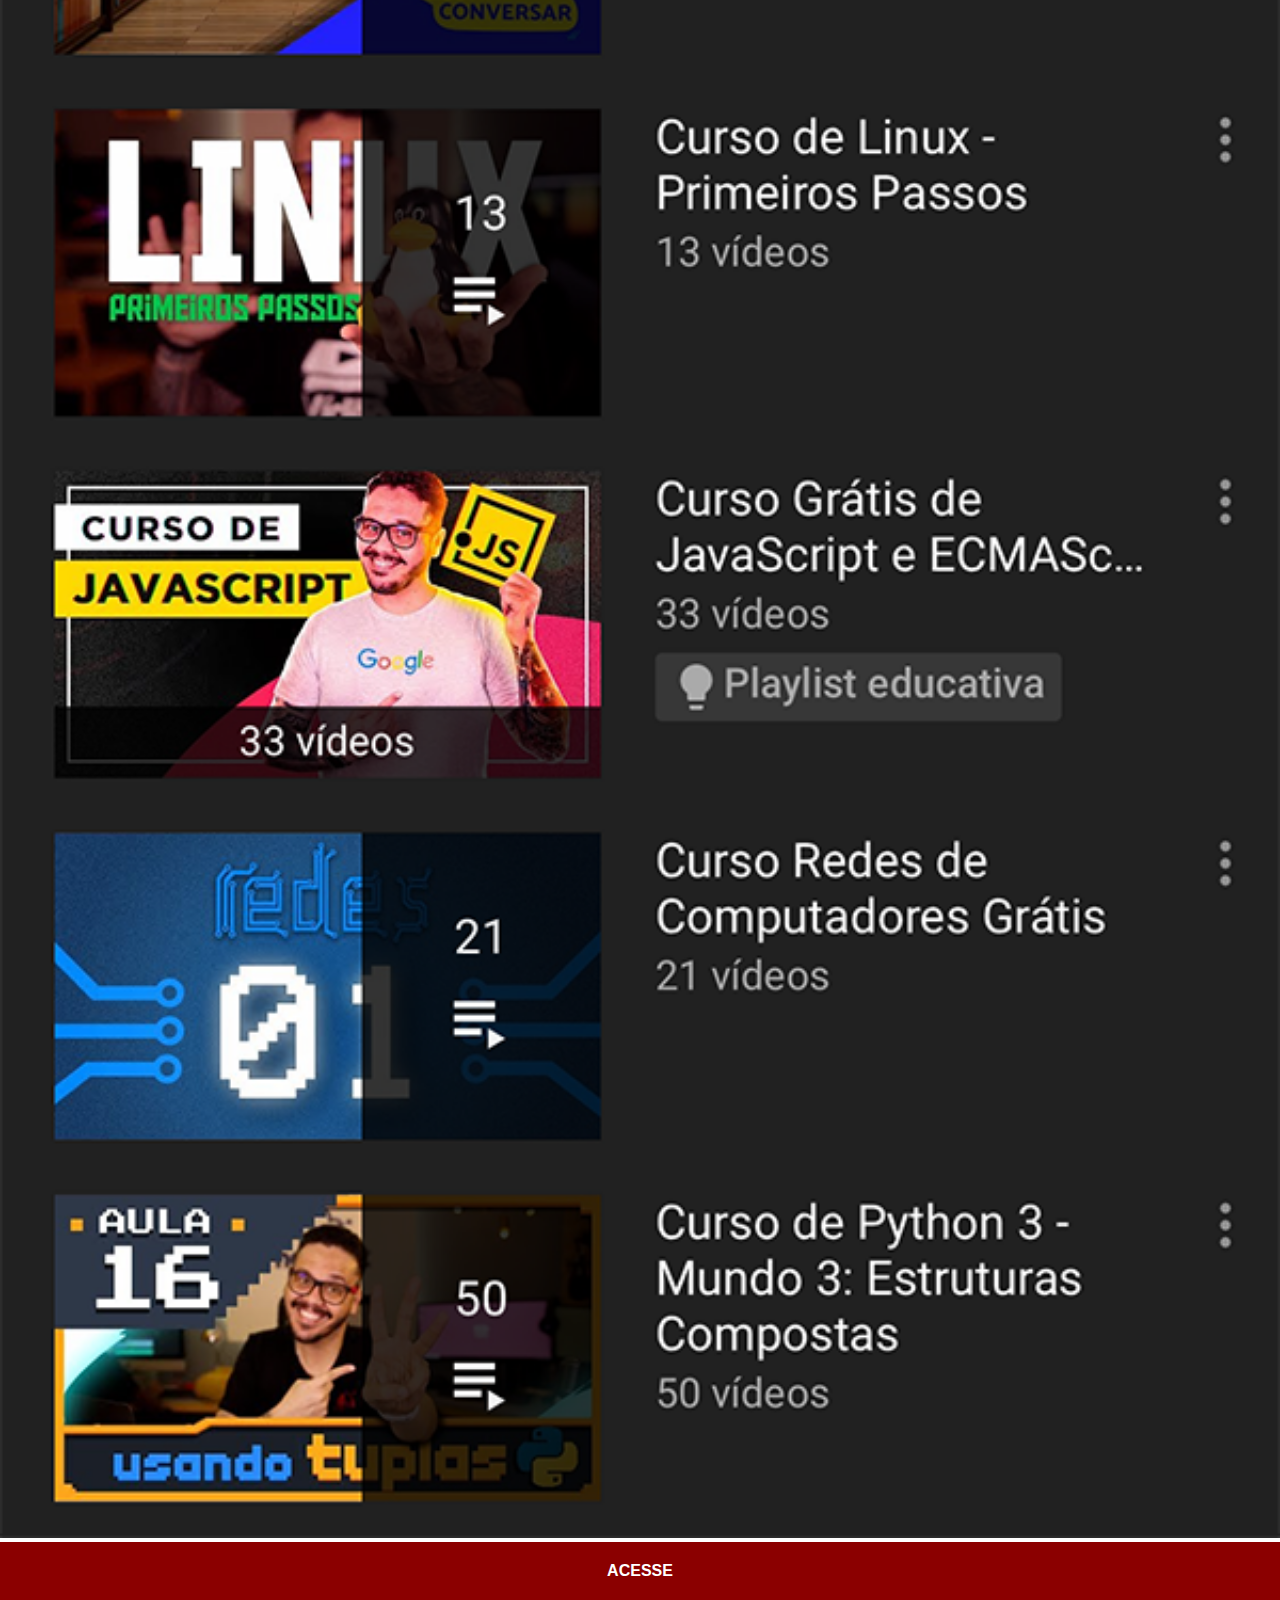
<file: youtube.html>
<!DOCTYPE html>
<html lang="pt-br">
<head>
    <meta charset="UTF-8">
    <meta http-equiv="X-UA-Compatible" content="IE=edge">
    <meta name="viewport" content="width=device-width, initial-scale=1.0">
    <title>YouTube</title>
    <link rel="stylesheet" href="estilos/social.css">
</head>
<body>
    <img src="imagens/tela-youtube.png" alt="YouTube">
    <a href="https://www.youtube.com/@CursoemVideo/playlists" target="_blank">ACESSE</a>
</body>
</html>
</file>
<file: estilos/style.css>
@charset "UTF-8";

* {
    margin: 0px;
    padding: 0px;
    font-family: Arial, Helvetica, sans-serif;
}

html, body {
    height: 100vh;
    width: 100vw;
    background-color: black;
}

body {
    background: url('../imagens/fundo-madeira.jpg') no-repeat center top ;
    background-size: cover;
    background-attachment: fixed;
}

main {
    position: relative;
    height: 100vh;

}

section#telefone {
    position: absolute;
    top: 50%;
    left: 50%;
    transform: translate(-50%, -50%);

    height: 627px;
    width: 311px;
    background: url("../imagens/frame-iphone.png") no-repeat;
    background-size: contain;
}

iframe#tela {
   position: relative;
   top: 81px;
   left: 22px;
   width: 267px;
   height: 471px; 
   border: none;
}

section#redes-sociais {
    text-align: right;
}

section#redes-sociais img {
    width: 50px;
    margin: 10px;
    border-radius: 50%;
    box-shadow: 2px 2px 5px rgba(0, 0, 0, 0.400);
    box-sizing: border-box;
}

section#redes-sociais img:hover {
    border: 2px solid rgba(255, 255, 255, 0.637);
    transform: translate(-3px, -3px);
    box-shadow: 5px 5px 10px rgba(0, 0, 0, 0.623);
    transition: transform .7s, border .7s;
}
</file>
<file: estilos/social.css>
@charset "UTF-8";

* {
    margin: 0px;
    padding: 0px;
    font-family: Arial, Helvetica, sans-serif;
}

::-webkit-scrollbar {
    width: 0px;
    height: 0px;
}

img {
    width: 100vw;
}

a {
    display: block;
    background-color: darkred;
    color: white;
    padding: 20px;
    text-align: center;
    font-weight: bolder;
    text-decoration: none;
}

a:hover {
    background-color: red;
    transition-duration: .5s;
}
</file>
